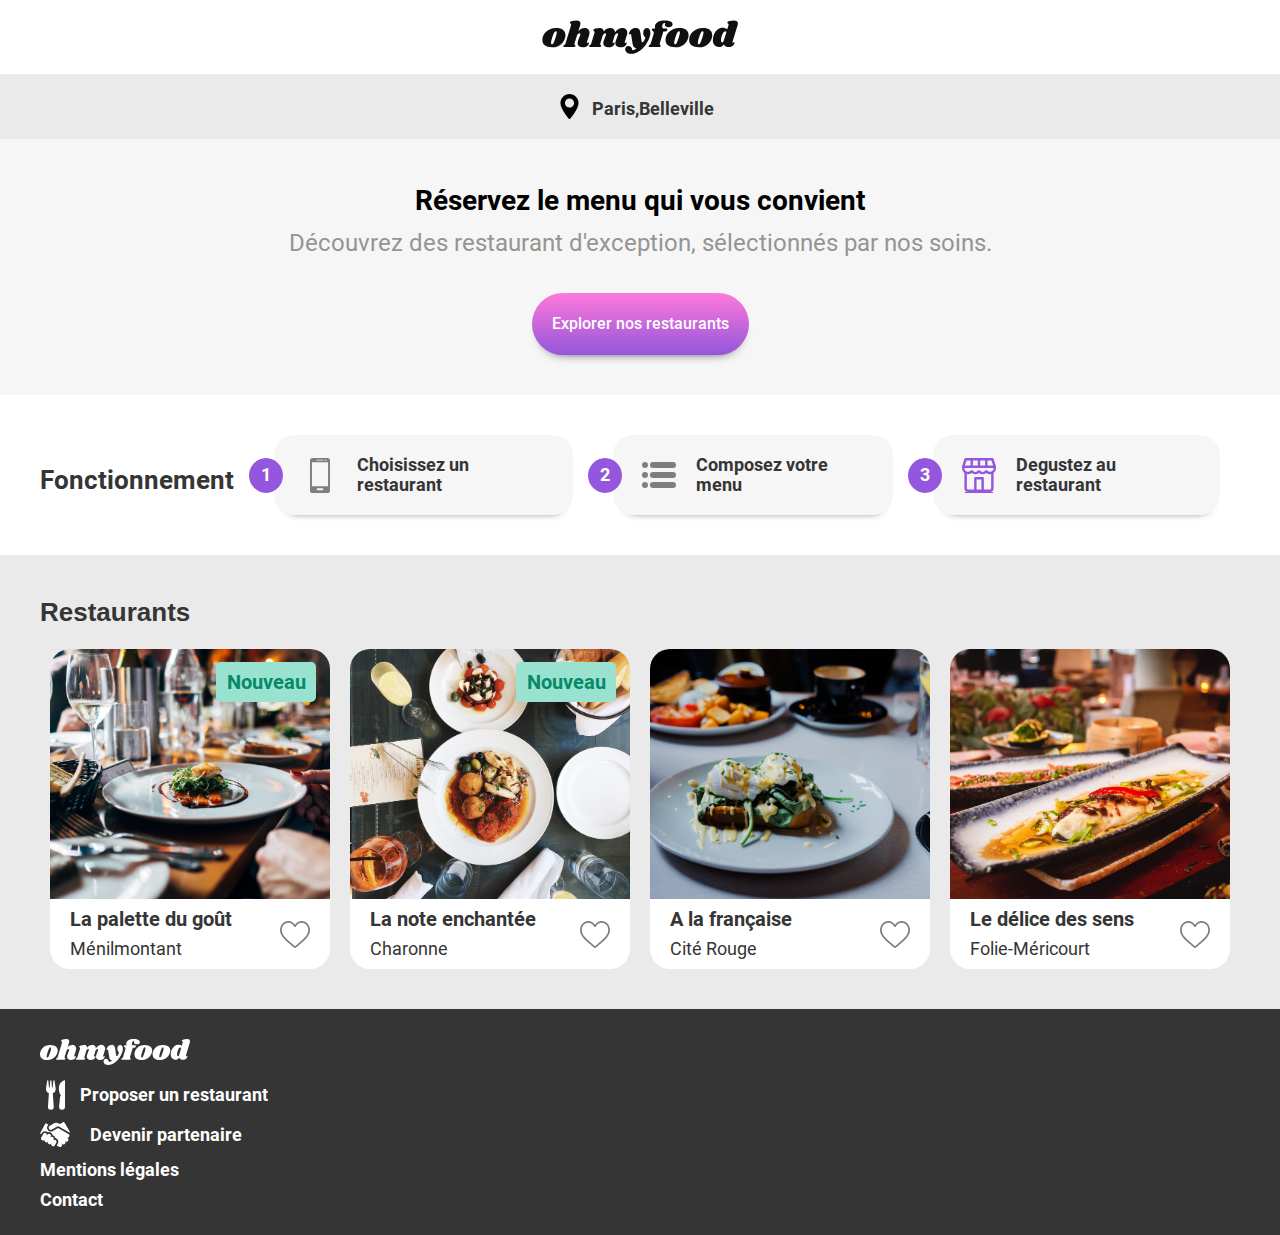
<file: index.html>
<!DOCTYPE html>
<html lang="fr">
<head>
  <meta charset="utf-8">
  <title>Ohmyfood</title>
  <meta content="width=device-width, initial-scale=1" name="viewport">
  <link href="css/structure.css" rel="stylesheet" type="text/css">
  <link href="css/ohmyfood.css" rel="stylesheet" type="text/css">
  <link href="images/favicon.ico" rel="shortcut icon" type="image/x-icon">
</head>
<body class="body">
  <div class="header"><img src="images/ohmyfood2x.svg" loading="lazy" alt=""></div>
  <div class="localisation">
    <div class="div-block"></div>
    <div class="text-block">Paris,Belleville</div>
  </div>
  <div class="exploration">
    <h1 class="titre_principale">Réservez le menu qui vous convient</h1>
    <div class="discover">Découvrez des restaurant d&#x27;exception, sélectionnés par nos soins.</div>
    <a href="#restaurant" class="button_explorer w-button">Explorer nos restaurants</a>
  </div>
  <div class="fonctionnement">
    <h2 class="titre_section">Fonctionnement</h2>
    <div class="card_fonct">
      <div class="fonct_nb">
        <div class="fonct_one">1</div>
      </div>
      <div class="fonct_phone"></div>
      <div class="fonct_txt">Choisissez un restaurant </div>
    </div>
    <div class="card_fonct">
      <div class="fonct_nb">
        <div class="fonct_one">2</div>
      </div>
      <div class="fonct_menu"></div>
      <div class="fonct_txt">Composez votre menu</div>
    </div>
    <div class="card_fonct">
      <div class="fonct_nb">
        <div class="fonct_one">3</div>
      </div>
      <div class="fonct_restaurant"></div>
      <div class="fonct_txt">Degustez au restaurant</div>
    </div>
  </div>
  <div id="restaurant" class="restaurant">
    <h2 class="titre_section_two">Restaurants</h2>
    <div class="columns w-row">
      <div class="column w-col w-col-3 w-col-medium-6">
        <div class="card_restaurant">
          <div class="card_img_one">
            <div class="card_new">
              <div class="txt_new">Nouveau</div>
            </div>
          </div>
          <div class="card_description">
            <div class="card_info">
              <div class="text-block-5">La palette du goût </div>
              <div class="text-block-6">Ménilmontant</div>
            </div>
            <div class="card_like"></div>
          </div>
        </div>
      </div>
      <div class="column-2 w-col w-col-3 w-col-medium-6">
        <div class="card_restaurant">
          <div class="card_img_two">
            <div class="card_new">
              <div class="txt_new">Nouveau</div>
            </div>
          </div>
          <div class="card_description">
            <div class="card_info">
              <div class="text-block-5">La note enchantée</div>
              <div class="text-block-6">Charonne</div>
            </div>
            <div class="card_like_colored"></div>
          </div>
        </div>
      </div>
      <div class="column-5 w-col w-col-3 w-col-medium-6">
        <div class="card_restaurant">
          <div class="card_img_three"></div>
          <div class="card_description">
            <div class="card_info">
              <div class="text-block-5">A la française</div>
              <div class="text-block-6">Cité Rouge</div>
            </div>
            <div class="card_like"></div>
          </div>
        </div>
      </div>
      <div class="column-6 w-col w-col-3 w-col-medium-6">
        <div class="card_restaurant">
          <div class="card_img_four"></div>
          <div class="card_description">
            <div class="card_info">
              <div class="text-block-5">Le délice des sens</div>
              <div class="text-block-6">Folie-Méricourt</div>
            </div>
            <div class="card_like"></div>
          </div>
        </div>
      </div>
    </div>
  </div>
  <div class="footer">
    <div class="logo_footer logo"><img src="images/Logo_blanc.svg" loading="lazy" alt="" class="image"></div>
    <div class="nav_footer">
      <div class="propal">
        <div class="propal_img"></div>
        <div class="propal_txt">Proposer un restaurant</div>
      </div>
      <div class="partenariat">
        <div class="partenariat_img"></div>
        <div class="partenariat_txt">Devenir partenaire</div>
      </div>
      <div class="text-block-8">Mentions légales</div>
      <div class="text-block-9">Contact</div>
    </div>
  </div>
</body>
</html>
</file>
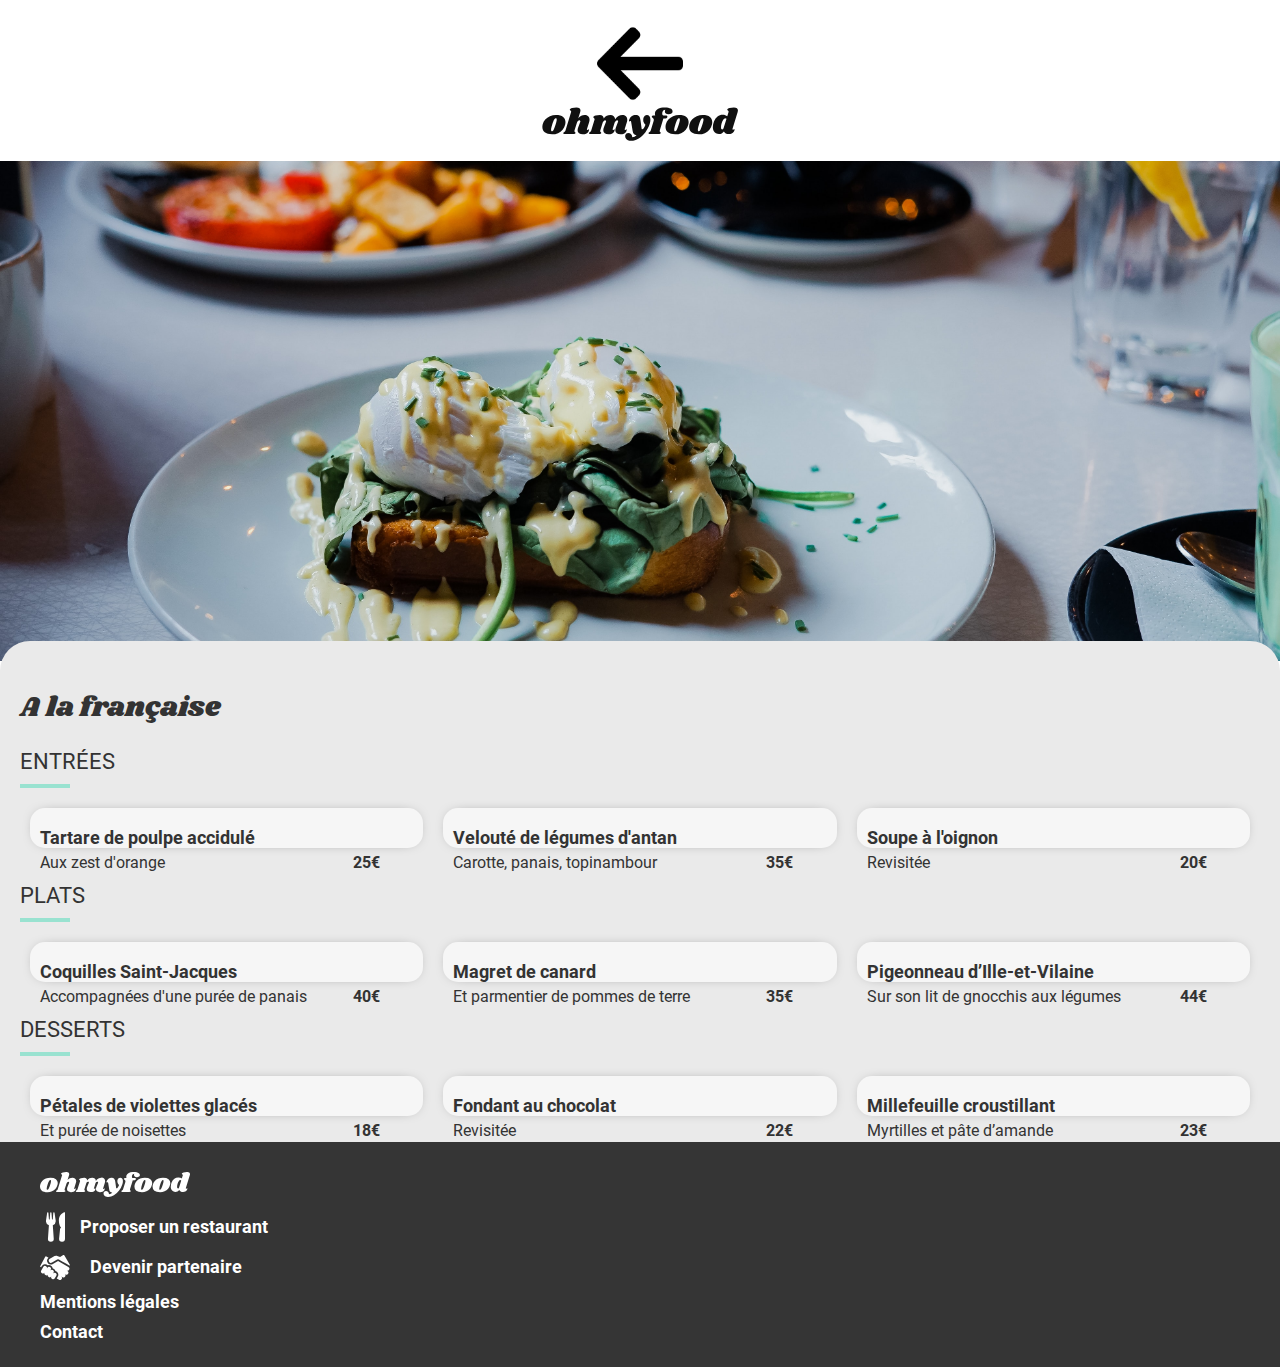
<file: a-la-francaise.html>
<!DOCTYPE html>
<html lang="fr">
<head>
  <meta charset="utf-8">
  <title>A la française</title>
  <meta content="A la française" property="og:title">
  <meta content="A la française" property="twitter:title">
  <meta content="width=device-width, initial-scale=1" name="viewport">
  <meta content="Ohmyfood" name="Ohmyfood">
  <link href="css/structure.css" rel="stylesheet" type="text/css">
  <link href="css/ohmyfood.css" rel="stylesheet" type="text/css">
  <link href="images/favicon.ico" rel="shortcut icon" type="image/x-icon">
</head>
<body>
  <div class="header w-row">
    <div class="column-10 w-col w-col-1 w-col-small-1 w-col-tiny-1">
      <a href="index.html" class="lien"><img src="images/right-arrow.png" loading="lazy" alt="" class="back"></a>
    </div>
    <div class="column-10 w-col w-col-11 w-col-small-10 w-col-tiny-10">
    <img src="images/ohmyfood2x.svg" loading="lazy" alt="">
  </div>
  </div>
  <header id="hero-overlay" class="hero-overlay"></header>
  <div class="menu">
    <div class="columns-4 w-row">
      <div class="column-9 w-col w-col-11 w-col-small-10 w-col-tiny-10">
        <h1 class="titre_menu"> A la française</h1>
      </div>
      <div class="column-10 w-col w-col-1 w-col-small-2 w-col-tiny-2 card_like_rest" tabindex="1" ></div>
    </div>
    <div class="card_anim_one">
    <h4 class="heading">entrées</h4>
    <div class="line"></div>
    <div class="w-row">
      <div class="column-12 w-col w-col-4 w-col-stack w-col-tiny-tiny-stack">
        <div class="entrees_card">
          <div class="column-13 w-col w-col-stack w-col-tiny-tiny-stack card_plat">
            <div class="titre_plat">Tartare de poulpe accidulé </div>
            <div class="columns-5 w-row">
              <div class="column-11 w-col w-col-9 w-col-small-9 w-col-tiny-9">
                <div class="details">Aux zest d&#x27;orange</div>
              </div>
              <div class="w-col w-col-3 w-col-small-3 w-col-tiny-3">
                <div class="prix">25€</div>
              </div>
            </div>
          </div>
          <div class="column-13 w-col w-col-2 w-col-stack w-col-tiny-tiny-stack check  "></div>
        </div>
      </div>
      <div class="column-13 w-col w-col-4 w-col-stack w-col-tiny-tiny-stack">
        <div class="entrees_card">
          <div class="column-13 w-col w-col-stack w-col-tiny-tiny-stack card_plat">
            <div class="titre_plat">Velouté de légumes d&#x27;antan</div>
            <div class="columns-5 w-row">
              <div class="column-11 w-col w-col-9 w-col-small-9 w-col-tiny-9">
                <div class="details">Carotte, panais, topinambour</div>
              </div>
              <div class="w-col w-col-3 w-col-small-3 w-col-tiny-3">
                <div class="prix">35€</div>
              </div>
            </div>
          </div>
          <div class="column-13 w-col w-col-2 w-col-stack w-col-tiny-tiny-stack check  "></div>
        </div>
      </div>
      <div class="column-14 w-col w-col-4 w-col-stack w-col-tiny-tiny-stack">
        <div class="entrees_card">
          <div class="column-13 w-col w-col-stack w-col-tiny-tiny-stack card_plat">
            <div class="titre_plat">Soupe à l&#x27;oignon</div>
            <div class="columns-5 w-row">
              <div class="column-11 w-col w-col-9 w-col-small-9 w-col-tiny-9">
                <div class="details">Revisitée</div>
              </div>
              <div class="w-col w-col-3 w-col-small-3 w-col-tiny-3">
                <div class="prix">20€</div>
              </div>
            </div>
          </div>
          <div class="column-13 w-col w-col-2 w-col-stack w-col-tiny-tiny-stack check "></div>
        </div>
      </div>
    </div>
  </div>
  <div class="card_anim_two">
    <h4 class="heading">plats</h4>
    <div class="line"></div>
    <div class="w-row">
      <div class="column-12 w-col w-col-4 w-col-stack w-col-tiny-tiny-stack">
        <div class="entrees_card">
          <div class="column-13 w-col w-col-stack w-col-tiny-tiny-stack card_plat">
            <div class="titre_plat">Coquilles Saint-Jacques</div>
            <div class="columns-5 w-row">
              <div class="column-11 w-col w-col-9 w-col-small-9 w-col-tiny-9">
                <div class="details">Accompagnées d&#x27;une purée de panais</div>
              </div>
              <div class="w-col w-col-3 w-col-small-3 w-col-tiny-3">
                <div class="prix">40€</div>
              </div>
            </div>
          </div>
          <div class="column-13 w-col w-col-2 w-col-stack w-col-tiny-tiny-stack check  "></div>
        </div>
      </div>
      <div class="column-13 w-col w-col-4 w-col-stack w-col-tiny-tiny-stack">
        <div class="entrees_card">
          <div class="column-13 w-col w-col-stack w-col-tiny-tiny-stack card_plat">
            <div class="titre_plat">Magret de canard</div>
            <div class="columns-5 w-row">
              <div class="column-11 w-col w-col-9 w-col-small-9 w-col-tiny-9">
                <div class="details">Et parmentier de pommes de terre</div>
              </div>
              <div class="w-col w-col-3 w-col-small-3 w-col-tiny-3">
                <div class="prix">35€</div>
              </div>
            </div>
          </div>
          <div class="column-13 w-col w-col-2 w-col-stack w-col-tiny-tiny-stack check  "></div>
        </div>
      </div>
      <div class="column-14 w-col w-col-4 w-col-stack w-col-tiny-tiny-stack">
        <div class="entrees_card">
          <div class="column-13 w-col w-col-stack w-col-tiny-tiny-stack card_plat">
            <div class="titre_plat">Pigeonneau d’Ille-et-Vilaine</div>
            <div class="columns-5 w-row">
              <div class="column-11 w-col w-col-9 w-col-small-9 w-col-tiny-9">
                <div class="details">Sur son lit de gnocchis aux légumes</div>
              </div>
              <div class="w-col w-col-3 w-col-small-3 w-col-tiny-3">
                <div class="prix">44€</div>
              </div>
            </div>
          </div>
          <div class="column-13 w-col w-col-2 w-col-stack w-col-tiny-tiny-stack check "></div>
        </div>
      </div>
    </div>
  </div>
  <div class="card_anim_three">
    <h4 class="heading">Desserts</h4>
    <div class="line"></div>
    <div class="w-row">
      <div class="column-12 w-col w-col-4 w-col-stack w-col-tiny-tiny-stack">
        <div class="entrees_card">
          <div class="column-13 w-col w-col-stack w-col-tiny-tiny-stack card_plat">
            <div class="titre_plat">Pétales de violettes glacés</div>
            <div class="columns-5 w-row">
              <div class="column-11 w-col w-col-9 w-col-small-9 w-col-tiny-9">
                <div class="details">Et purée de noisettes</div>
              </div>
              <div class="w-col w-col-3 w-col-small-3 w-col-tiny-3">
                <div class="prix">18€</div>
              </div>
            </div>
          </div>
          <div class="column-13 w-col w-col-2 w-col-stack w-col-tiny-tiny-stack check "></div>
        </div>
      </div>
      <div class="column-13 w-col w-col-4 w-col-stack w-col-tiny-tiny-stack">
        <div class="entrees_card">
          <div class="column-13 w-col w-col-stack w-col-tiny-tiny-stack card_plat">
            <div class="titre_plat">Fondant au chocolat</div>
            <div class="columns-5 w-row">
              <div class="column-11 w-col w-col-9 w-col-small-9 w-col-tiny-9">
                <div class="details">Revisitée</div>
              </div>
              <div class="w-col w-col-3 w-col-small-3 w-col-tiny-3">
                <div class="prix">22€</div>
              </div>
            </div>
          </div>
          <div class="column-13 w-col w-col-2 w-col-stack w-col-tiny-tiny-stack check "></div>
        </div>
      </div>
      <div class="column-14 w-col w-col-4 w-col-stack w-col-tiny-tiny-stack">
        <div class="entrees_card">
          <div class="column-13 w-col w-col-stack w-col-tiny-tiny-stack card_plat">
            <div class="titre_plat">Millefeuille croustillant</div>
            <div class="columns-5 w-row">
              <div class="column-11 w-col w-col-9 w-col-small-9 w-col-tiny-9">
                <div class="details">Myrtilles et pâte d’amande</div>
              </div>
              <div class="w-col w-col-3 w-col-small-3 w-col-tiny-3">
                <div class="prix">23€</div>
              </div>
            </div>
          </div>
          <div class="column-13 w-col w-col-2 w-col-stack w-col-tiny-tiny-stack check"></div>
        </div>
      </div>
    </div>
  </div>
</div>
  <div class="footer-2">
    <div class="logo_footer logo"><img src="images/Logo_blanc.svg" loading="lazy" alt="" class="image"></div>
    <div class="nav_footer-2">
      <div class="propal-2">
        <div class="propal_img"></div>
        <div class="propal_txt">Proposer un restaurant</div>
      </div>
      <div class="partenariat-2">
        <div class="partenariat_img"></div>
        <div class="partenariat_txt">Devenir partenaire</div>
      </div>
      <div class="text-block-10">Mentions légales</div>
      <div class="text-block-11">Contact</div>
    </div>
  </div>
</body>
</html>
</file>
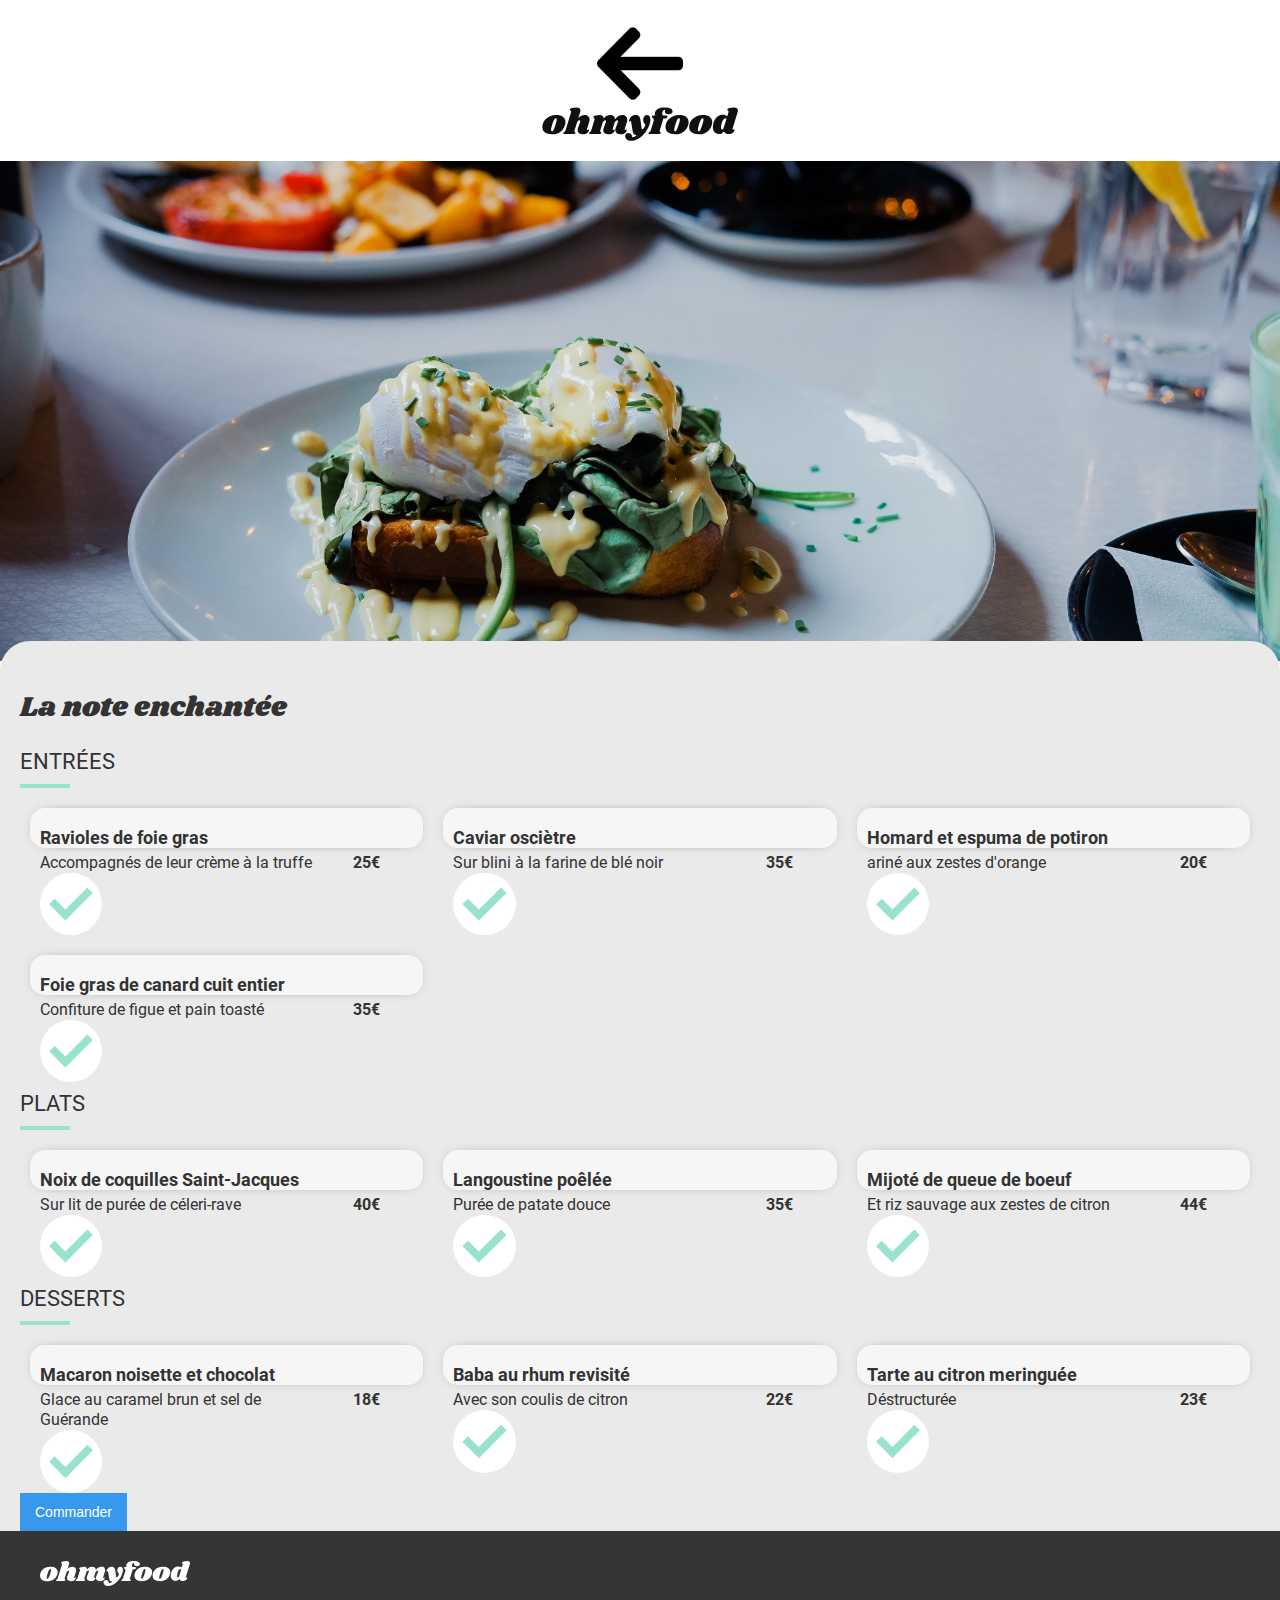
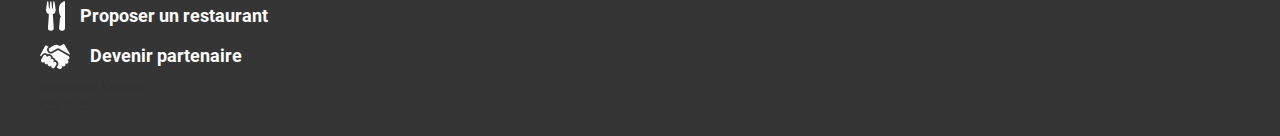
<file: la-note-enchantee.html>
<!DOCTYPE html>
<html lang="fr">
<head>
  <meta charset="utf-8">
  <title>A la française</title>
  <meta content="A la française" property="og:title">
  <meta content="A la française" property="twitter:title">
  <meta content="width=device-width, initial-scale=1" name="viewport">
  <meta content="Ohmyfood" name="Ohmyfood">
  <link href="css/structure.css" rel="stylesheet" type="text/css">
  <link href="css/ohmyfood.css" rel="stylesheet" type="text/css">
  <link href="images/favicon.ico" rel="shortcut icon" type="image/x-icon">
</head>
<body>
  <div class="header w-row">
    <div class="column-10 w-col w-col-1 w-col-small-1 w-col-tiny-1">
      <a href="index.html" class="lien"><img src="images/right-arrow.png" loading="lazy" alt="" class="back"></a>
    </div>
    <div class="column-10 w-col w-col-11 w-col-small-10 w-col-tiny-10">
    <img src="images/ohmyfood2x.svg" loading="lazy" alt="">
  </div>
  </div>
  <header id="hero-overlay-m2" class="hero-overlay"></header>
  <div class="menu">
    <div class="columns-4 w-row">
      <div class="column-9 w-col w-col-11 w-col-small-10 w-col-tiny-10">
        <h1 class="titre_menu">La note enchantée</h1>
      </div>
      <div class="column-10 w-col w-col-1 w-col-small-2 w-col-tiny-2 card_like_rest" tabindex="1"></div>
    </div>
    <div class="card_anim_one">
    <h4 class="heading">entrées</h4>
    <div class="line"></div>
    <div class="w-row">
      <div class="column-12 w-col w-col-4 w-col-stack w-col-tiny-tiny-stack">
        <div class="entrees_card">
          <div class="column-13 w-col w-col-stack w-col-tiny-tiny-stack card_plat">
            <div class="titre_plat">Ravioles de foie gras</div>
            <div class="columns-5 w-row">
              <div class="column-11 w-col w-col-9 w-col-small-9 w-col-tiny-9">
                <div class="details">Accompagnés de leur crème à la truffe</div>
              </div>
              <div class="w-col w-col-3 w-col-small-3 w-col-tiny-3">
                <div class="prix">25€</div>
              </div>
            </div>
          </div>
          <div class="column-13 w-col w-col-2 w-col-stack w-col-tiny-tiny-stack check"><img src="images/tick.svg" loading="lazy" alt="" class="animate-tick"></div>
        </div>
      </div>
      <div class="column-13 w-col w-col-4 w-col-stack w-col-tiny-tiny-stack">
        <div class="entrees_card">
          <div class="column-13 w-col w-col-stack w-col-tiny-tiny-stack card_plat">
            <div class="titre_plat">Caviar osciètre </div>
            <div class="columns-5 w-row">
              <div class="column-11 w-col w-col-9 w-col-small-9 w-col-tiny-9">
                <div class="details">Sur blini à la farine de blé noir</div>
              </div>
              <div class="w-col w-col-3 w-col-small-3 w-col-tiny-3">
                <div class="prix">35€</div>
              </div>
            </div>
          </div>
          <div class="column-13 w-col w-col-2 w-col-stack w-col-tiny-tiny-stack check"><img src="images/tick.svg" loading="lazy" alt="" class="animate-tick"></div>
        </div>
      </div>
      <div class="column-14 w-col w-col-4 w-col-stack w-col-tiny-tiny-stack">
        <div class="entrees_card">
          <div class="column-13 w-col w-col-stack w-col-tiny-tiny-stack card_plat">
            <div class="titre_plat">Homard et espuma de potiron</div>
            <div class="columns-5 w-row">
              <div class="column-11 w-col w-col-9 w-col-small-9 w-col-tiny-9">
                <div class="details">ariné aux zestes d'orange</div>
              </div>
              <div class="w-col w-col-3 w-col-small-3 w-col-tiny-3">
                <div class="prix">20€</div>
              </div>
            </div>
          </div>
          <div class="column-13 w-col w-col-2 w-col-stack w-col-tiny-tiny-stack check"><img src="images/tick.svg" loading="lazy" alt="" class="animate-tick"></div>
        </div>
      </div>
      <div class="column-14 w-col w-col-4 w-col-stack w-col-tiny-tiny-stack">
        <div class="entrees_card">
          <div class="column-13 w-col w-col-stack w-col-tiny-tiny-stack card_plat">
            <div class="titre_plat">Foie gras de canard cuit entier</div>
            <div class="columns-5 w-row">
              <div class="column-11 w-col w-col-9 w-col-small-9 w-col-tiny-9">
                <div class="details">Confiture de figue et pain toasté</div>
              </div>
              <div class="w-col w-col-3 w-col-small-3 w-col-tiny-3">
                <div class="prix">35€</div>
              </div>
            </div>
          </div>
          <div class="column-13 w-col w-col-2 w-col-stack w-col-tiny-tiny-stack check"><img src="images/tick.svg" loading="lazy" alt="" class="animate-tick"></div>
        </div>
      </div>
    </div>
  </div>
  <div class="card_anim_two">
    <h4 class="heading">plats</h4>
    <div class="line"></div>
    <div class="w-row">
      <div class="column-12 w-col w-col-4 w-col-stack w-col-tiny-tiny-stack">
        <div class="entrees_card">
          <div class="column-13 w-col w-col-stack w-col-tiny-tiny-stack card_plat">
            <div class="titre_plat">Noix de coquilles Saint-Jacques</div>
            <div class="columns-5 w-row">
              <div class="column-11 w-col w-col-9 w-col-small-9 w-col-tiny-9">
                <div class="details">Sur lit de purée de céleri-rave</div>
              </div>
              <div class="w-col w-col-3 w-col-small-3 w-col-tiny-3">
                <div class="prix">40€</div>
              </div>
            </div>
          </div>
          <div class="column-13 w-col w-col-2 w-col-stack w-col-tiny-tiny-stack check"><img src="images/tick.svg" loading="lazy" alt="" class="animate-tick"></div>
        </div>
      </div>
      <div class="column-13 w-col w-col-4 w-col-stack w-col-tiny-tiny-stack">
        <div class="entrees_card">
          <div class="column-13 w-col w-col-stack w-col-tiny-tiny-stack card_plat">
            <div class="titre_plat">Langoustine poêlée</div>
            <div class="columns-5 w-row">
              <div class="column-11 w-col w-col-9 w-col-small-9 w-col-tiny-9">
                <div class="details">Purée de patate douce</div>
              </div>
              <div class="w-col w-col-3 w-col-small-3 w-col-tiny-3">
                <div class="prix">35€</div>
              </div>
            </div>
          </div>
          <div class="column-13 w-col w-col-2 w-col-stack w-col-tiny-tiny-stack check"><img src="images/tick.svg" loading="lazy" alt="" class="animate-tick"></div>
        </div>
      </div>
      <div class="column-14 w-col w-col-4 w-col-stack w-col-tiny-tiny-stack">
        <div class="entrees_card">
          <div class="column-13 w-col w-col-stack w-col-tiny-tiny-stack card_plat">
            <div class="titre_plat">Mijoté de queue de boeuf </div>
            <div class="columns-5 w-row">
              <div class="column-11 w-col w-col-9 w-col-small-9 w-col-tiny-9">
                <div class="details">Et riz sauvage aux zestes de citron</div>
              </div>
              <div class="w-col w-col-3 w-col-small-3 w-col-tiny-3">
                <div class="prix">44€</div>
              </div>
            </div>
          </div>
          <div class="column-13 w-col w-col-2 w-col-stack w-col-tiny-tiny-stack check"><img src="images/tick.svg" loading="lazy" alt="" class="animate-tick"></div>
        </div>
      </div>
    </div>
  </div>
  <div class="card_anim_three">
    <h4 class="heading">Desserts</h4>
    <div class="line"></div>
    <div class="w-row">
      <div class="column-12 w-col w-col-4 w-col-stack w-col-tiny-tiny-stack">
        <div class="entrees_card">
          <div class="column-13 w-col w-col-stack w-col-tiny-tiny-stack card_plat">
            <div class="titre_plat">Macaron noisette et chocolat</div>
            <div class="columns-5 w-row">
              <div class="column-11 w-col w-col-9 w-col-small-9 w-col-tiny-9">
                <div class="details">Glace au caramel brun et sel de Guérande</div>
              </div>
              <div class="w-col w-col-3 w-col-small-3 w-col-tiny-3">
                <div class="prix">18€</div>
              </div>
            </div>
          </div>
          <div class="column-13 w-col w-col-2 w-col-stack w-col-tiny-tiny-stack check"><img src="images/tick.svg" loading="lazy" alt="" class="animate-tick"></div>
        </div>
      </div>
      <div class="column-13 w-col w-col-4 w-col-stack w-col-tiny-tiny-stack">
        <div class="entrees_card">
          <div class="column-13 w-col w-col-stack w-col-tiny-tiny-stack card_plat">
            <div class="titre_plat">Baba au rhum revisité </div>
            <div class="columns-5 w-row">
              <div class="column-11 w-col w-col-9 w-col-small-9 w-col-tiny-9">
                <div class="details">Avec son coulis de citron</div>
              </div>
              <div class="w-col w-col-3 w-col-small-3 w-col-tiny-3">
                <div class="prix">22€</div>
              </div>
            </div>
          </div>
          <div class="column-13 w-col w-col-2 w-col-stack w-col-tiny-tiny-stack check"><img src="images/tick.svg" loading="lazy" alt="" class="animate-tick"></div>
        </div>
      </div>
      <div class="column-14 w-col w-col-4 w-col-stack w-col-tiny-tiny-stack">
        <div class="entrees_card">
          <div class="column-13 w-col w-col-stack w-col-tiny-tiny-stack card_plat">
            <div class="titre_plat">Tarte au citron meringuée </div>
            <div class="columns-5 w-row">
              <div class="column-11 w-col w-col-9 w-col-small-9 w-col-tiny-9">
                <div class="details">Déstructurée</div>
              </div>
              <div class="w-col w-col-3 w-col-small-3 w-col-tiny-3">
                <div class="prix">23€</div>
              </div>
            </div>
          </div>
          <div class="column-13 w-col w-col-2 w-col-stack w-col-tiny-tiny-stack check"><img src="images/tick.svg" loading="lazy" alt="" class="animate-tick"></div>
        </div>
      </div>
    </div>
  </div>
  <div class="commande card_anim_four">
    <a href="" class="button_commander w-button">Commander</a>
  </div>
</div>
  <div class="footer">
    <div class="logo_footer logo"><img src="images/Logo_blanc.svg" loading="lazy" alt="" class="image"></div>
    <div class="nav_footer">
      <div class="propal">
        <div class="propal_img"></div>
        <div class="propal_txt">Proposer un restaurant</div>
      </div>
      <div class="partenariat">
        <div class="partenariat_img"></div>
        <div class="partenariat_txt">Devenir partenaire</div>
      </div>
      <div class="Mentions">Mentions légales</div>
      <div class="contact_us">Contact</div>
    </div>
  </div>
</body>
</html>
</file>
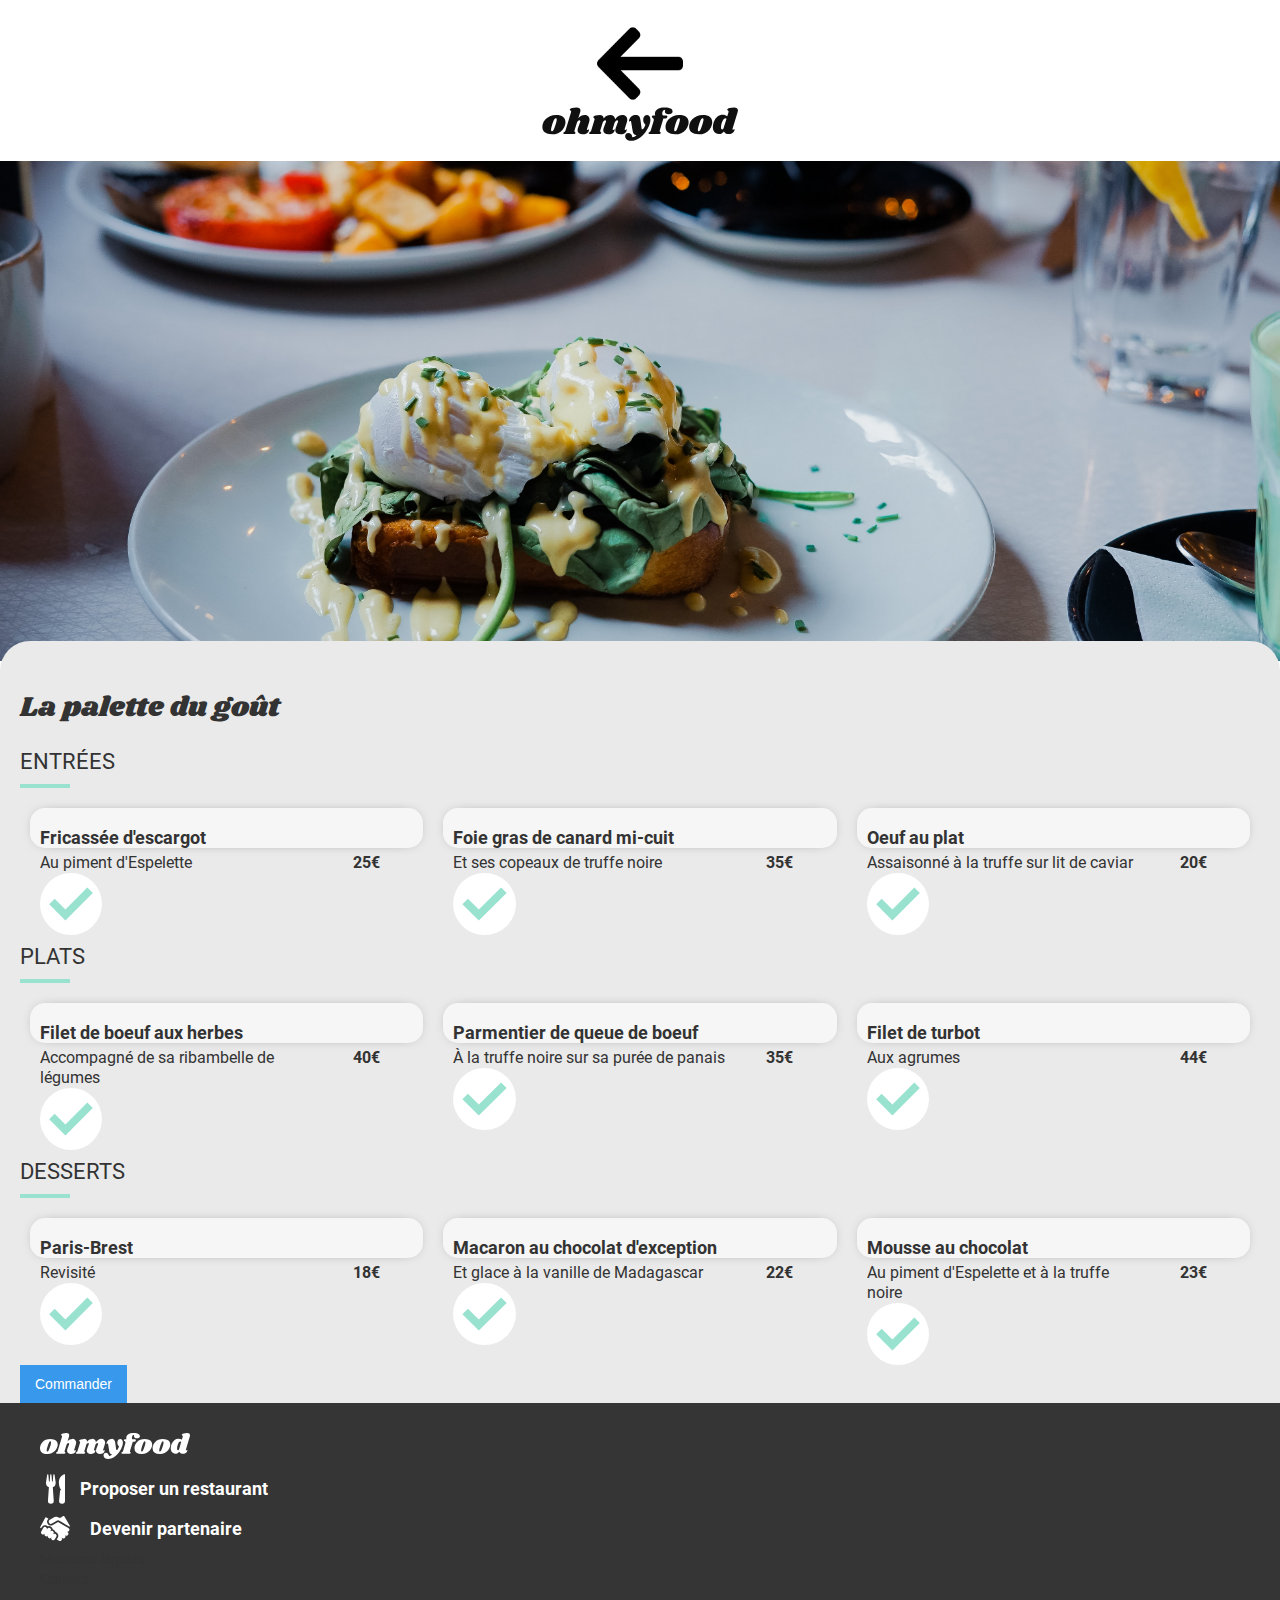
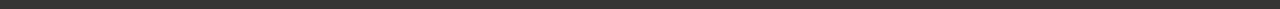
<file: la-palette-du-gout.html>
<!DOCTYPE html>
<html lang="fr">
<head>
  <meta charset="utf-8">
  <title>A la française</title>
  <meta content="A la française" property="og:title">
  <meta content="A la française" property="twitter:title">
  <meta content="width=device-width, initial-scale=1" name="viewport">
  <meta content="Ohmyfood" name="Ohmyfood">
  <link href="css/structure.css" rel="stylesheet" type="text/css">
  <link href="css/ohmyfood.css" rel="stylesheet" type="text/css">
  <link href="images/favicon.ico" rel="shortcut icon" type="image/x-icon">
</head>
<body>
  <div class="header w-row">
    <div class="column-10 w-col w-col-1 w-col-small-1 w-col-tiny-1">
      <a href="index.html" class="lien"><img src="images/right-arrow.png" loading="lazy" alt="" class="back"></a>
    </div>
    <div class="column-10 w-col w-col-11 w-col-small-10 w-col-tiny-10">
    <img src="images/ohmyfood2x.svg" loading="lazy" alt="">
  </div>
  </div>
  <header id="hero-overlay-m1" class="hero-overlay"></header>
  <div class="menu">
    <div class="columns-4 w-row">
      <div class="column-9 w-col w-col-11 w-col-small-10 w-col-tiny-10">
        <h1 class="titre_menu"> La palette du goût</h1>
      </div>
      <div class="column-10 w-col w-col-1 w-col-small-2 w-col-tiny-2 card_like_rest" tabindex="1"></div>
    </div>
    <div class="card_anim_one">
    <h4 class="heading">entrées</h4>
    <div class="line"></div>
    <div class="w-row">
      <div class="column-12 w-col w-col-4 w-col-stack w-col-tiny-tiny-stack">
        <div class="entrees_card">
          <div class="column-13 w-col w-col-stack w-col-tiny-tiny-stack card_plat">
            <div class="titre_plat">Fricassée d'escargot </div>
            <div class="columns-5 w-row">
              <div class="column-11 w-col w-col-9 w-col-small-9 w-col-tiny-9">
                <div class="details">Au piment d'Espelette </div>
              </div>
              <div class="w-col w-col-3 w-col-small-3 w-col-tiny-3">
                <div class="prix">25€</div>
              </div>
            </div>
          </div>
          <div class="column-13 w-col w-col-2 w-col-stack w-col-tiny-tiny-stack check"><img src="images/tick.svg" loading="lazy" alt="" class="animate-tick"></div>
        </div>
      </div>
      <div class="column-13 w-col w-col-4 w-col-stack w-col-tiny-tiny-stack">
        <div class="entrees_card">
          <div class="column-13 w-col w-col-stack w-col-tiny-tiny-stack card_plat">
            <div class="titre_plat">Foie gras de canard mi-cuit</div>
            <div class="columns-5 w-row">
              <div class="column-11 w-col w-col-9 w-col-small-9 w-col-tiny-9">
                <div class="details">Et ses copeaux de truffe noire</div>
              </div>
              <div class="w-col w-col-3 w-col-small-3 w-col-tiny-3">
                <div class="prix">35€</div>
              </div>
            </div>
          </div>
          <div class="column-13 w-col w-col-2 w-col-stack w-col-tiny-tiny-stack check"><img src="images/tick.svg" loading="lazy" alt="" class="animate-tick"></div>
        </div>
      </div>
      <div class="column-14 w-col w-col-4 w-col-stack w-col-tiny-tiny-stack">
        <div class="entrees_card">
          <div class="column-13 w-col w-col-stack w-col-tiny-tiny-stack card_plat">
            <div class="titre_plat">Oeuf au plat</div>
            <div class="columns-5 w-row">
              <div class="column-11 w-col w-col-9 w-col-small-9 w-col-tiny-9">
                <div class="details">Assaisonné à la truffe sur lit de caviar</div>
              </div>
              <div class="w-col w-col-3 w-col-small-3 w-col-tiny-3">
                <div class="prix">20€</div>
              </div>
            </div>
          </div>
          <div class="column-13 w-col w-col-2 w-col-stack w-col-tiny-tiny-stack check"><img src="images/tick.svg" loading="lazy" alt="" class="animate-tick"></div>
        </div>
      </div>
    </div>
  </div>
  <div class="card_anim_two">
    <h4 class="heading">plats</h4>
    <div class="line"></div>
    <div class="w-row">
      <div class="column-12 w-col w-col-4 w-col-stack w-col-tiny-tiny-stack">
        <div class="entrees_card">
          <div class="column-13 w-col w-col-stack w-col-tiny-tiny-stack card_plat">
            <div class="titre_plat">Filet de boeuf aux herbes</div>
            <div class="columns-5 w-row">
              <div class="column-11 w-col w-col-9 w-col-small-9 w-col-tiny-9">
                <div class="details">Accompagné de sa ribambelle de légumes</div>
              </div>
              <div class="w-col w-col-3 w-col-small-3 w-col-tiny-3">
                <div class="prix">40€</div>
              </div>
            </div>
          </div>
          <div class="column-13 w-col w-col-2 w-col-stack w-col-tiny-tiny-stack check"><img src="images/tick.svg" loading="lazy" alt="" class="animate-tick"></div>
        </div>
      </div>
      <div class="column-13 w-col w-col-4 w-col-stack w-col-tiny-tiny-stack">
        <div class="entrees_card">
          <div class="column-13 w-col w-col-stack w-col-tiny-tiny-stack card_plat">
            <div class="titre_plat">Parmentier de queue de boeuf</div>
            <div class="columns-5 w-row">
              <div class="column-11 w-col w-col-9 w-col-small-9 w-col-tiny-9">
                <div class="details">À la truffe noire sur sa purée de panais</div>
              </div>
              <div class="w-col w-col-3 w-col-small-3 w-col-tiny-3">
                <div class="prix">35€</div>
              </div>
            </div>
          </div>
          <div class="column-13 w-col w-col-2 w-col-stack w-col-tiny-tiny-stack check"><img src="images/tick.svg" loading="lazy" alt="" class="animate-tick"></div>
        </div>
      </div>
      <div class="column-14 w-col w-col-4 w-col-stack w-col-tiny-tiny-stack">
        <div class="entrees_card">
          <div class="column-13 w-col w-col-stack w-col-tiny-tiny-stack card_plat">
            <div class="titre_plat">Filet de turbot</div>
            <div class="columns-5 w-row">
              <div class="column-11 w-col w-col-9 w-col-small-9 w-col-tiny-9">
                <div class="details">Aux agrumes</div>
              </div>
              <div class="w-col w-col-3 w-col-small-3 w-col-tiny-3">
                <div class="prix">44€</div>
              </div>
            </div>
          </div>
          <div class="column-13 w-col w-col-2 w-col-stack w-col-tiny-tiny-stack check"><img src="images/tick.svg" loading="lazy" alt="" class="animate-tick"></div>
        </div>
      </div>
    </div>
  </div>
  <div class="card_anim_three">
    <h4 class="heading">Desserts</h4>
    <div class="line"></div>
    <div class="w-row">
      <div class="column-12 w-col w-col-4 w-col-stack w-col-tiny-tiny-stack">
        <div class="entrees_card">
          <div class="column-13 w-col w-col-stack w-col-tiny-tiny-stack card_plat">
            <div class="titre_plat">Paris-Brest</div>
            <div class="columns-5 w-row">
              <div class="column-11 w-col w-col-9 w-col-small-9 w-col-tiny-9">
                <div class="details">Revisité</div>
              </div>
              <div class="w-col w-col-3 w-col-small-3 w-col-tiny-3">
                <div class="prix">18€</div>
              </div>
            </div>
          </div>
          <div class="column-13 w-col w-col-2 w-col-stack w-col-tiny-tiny-stack check"><img src="images/tick.svg" loading="lazy" alt="" class="animate-tick"></div>
        </div>
      </div>
      <div class="column-13 w-col w-col-4 w-col-stack w-col-tiny-tiny-stack">
        <div class="entrees_card">
          <div class="column-13 w-col w-col-stack w-col-tiny-tiny-stack card_plat">
            <div class="titre_plat">Macaron au chocolat d'exception </div>
            <div class="columns-5 w-row">
              <div class="column-11 w-col w-col-9 w-col-small-9 w-col-tiny-9">
                <div class="details">Et glace à la vanille de Madagascar</div>
              </div>
              <div class="w-col w-col-3 w-col-small-3 w-col-tiny-3">
                <div class="prix">22€</div>
              </div>
            </div>
          </div>
          <div class="column-13 w-col w-col-2 w-col-stack w-col-tiny-tiny-stack check"><img src="images/tick.svg" loading="lazy" alt="" class="animate-tick"></div>
        </div>
      </div>
      <div class="column-14 w-col w-col-4 w-col-stack w-col-tiny-tiny-stack">
        <div class="entrees_card">
          <div class="column-13 w-col w-col-stack w-col-tiny-tiny-stack card_plat">
            <div class="titre_plat">Mousse au chocolat </div>
            <div class="columns-5 w-row">
              <div class="column-11 w-col w-col-9 w-col-small-9 w-col-tiny-9">
                <div class="details">Au piment d'Espelette et à la truffe noire</div>
              </div>
              <div class="w-col w-col-3 w-col-small-3 w-col-tiny-3">
                <div class="prix">23€</div>
              </div>
            </div>
          </div>
          <div class="column-13 w-col w-col-2 w-col-stack w-col-tiny-tiny-stack check"><img src="images/tick.svg" loading="lazy" alt="" class="animate-tick"></div>
        </div>
      </div>
    </div>
  </div>
  <div class="commande card_anim_four">
    <a href="" class="button_commander w-button">Commander</a>
  </div>
</div>
  <div class="footer">
    <div class="logo_footer logo"><img src="images/Logo_blanc.svg" loading="lazy" alt="" class="image"></div>
    <div class="nav_footer">
      <div class="propal">
        <div class="propal_img"></div>
        <div class="propal_txt">Proposer un restaurant</div>
      </div>
      <div class="partenariat">
        <div class="partenariat_img"></div>
        <div class="partenariat_txt">Devenir partenaire</div>
      </div>
      <div class="Mentions">Mentions légales</div>
      <div class="contact_us">Contact</div>
    </div>
  </div>
</body>
</html>
</file>
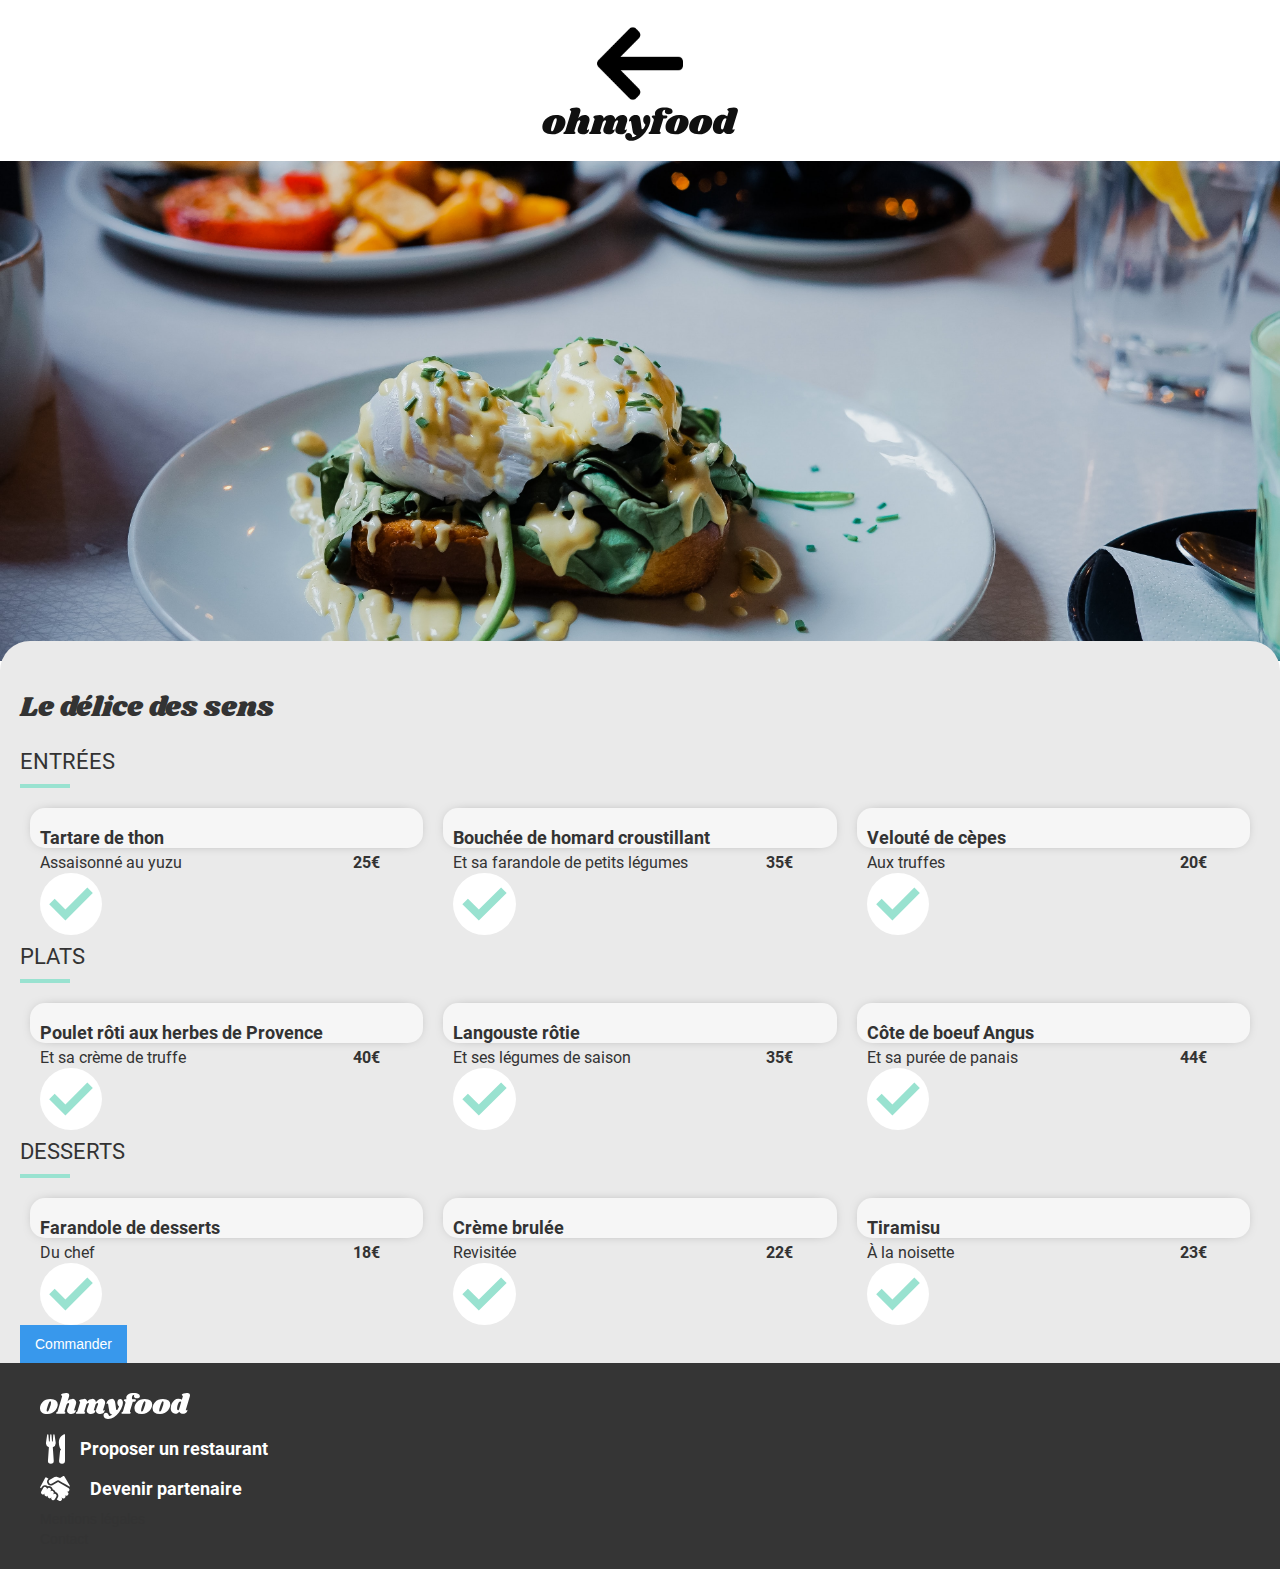
<file: le-delice-des-sens.html>
<!DOCTYPE html>
<html lang="fr">
<head>
  <meta charset="utf-8">
  <title>A la française</title>
  <meta content="A la française" property="og:title">
  <meta content="A la française" property="twitter:title">
  <meta content="width=device-width, initial-scale=1" name="viewport">
  <meta content="Ohmyfood" name="Ohmyfood">
  <link href="css/structure.css" rel="stylesheet" type="text/css">
  <link href="css/ohmyfood.css" rel="stylesheet" type="text/css">
  <link href="images/favicon.ico" rel="shortcut icon" type="image/x-icon">
</head>
<body>
  <div class="header w-row">
    <div class="column-10 w-col w-col-1 w-col-small-1 w-col-tiny-1">
      <a href="index.html" class="lien"><img src="images/right-arrow.png" loading="lazy" alt="" class="back"></a>
    </div>
    <div class="column-10 w-col w-col-11 w-col-small-10 w-col-tiny-10">
    <img src="images/ohmyfood2x.svg" loading="lazy" alt="">
  </div>
  </div>
  <header id="hero-overlay-m3" class="hero-overlay"></header>
  <div class="menu">
    <div class="columns-4 w-row">
      <div class="column-9 w-col w-col-11 w-col-small-10 w-col-tiny-10">
        <h1 class="titre_menu"> Le délice des sens</h1>
      </div>
      <div class="column-10 w-col w-col-1 w-col-small-2 w-col-tiny-2 card_like_rest" tabindex="1"></div>
    </div>
    <div class="card_anim_one">
    <h4 class="heading">entrées</h4>
    <div class="line"></div>
    <div class="w-row">
      <div class="column-12 w-col w-col-4 w-col-stack w-col-tiny-tiny-stack">
        <div class="entrees_card">
          <div class="column-13 w-col w-col-stack w-col-tiny-tiny-stack card_plat">
            <div class="titre_plat">Tartare de thon</div>
            <div class="columns-5 w-row">
              <div class="column-11 w-col w-col-9 w-col-small-9 w-col-tiny-9">
                <div class="details">Assaisonné au yuzu</div>
              </div>
              <div class="w-col w-col-3 w-col-small-3 w-col-tiny-3">
                <div class="prix">25€</div>
              </div>
            </div>
          </div>
          <div class="column-13 w-col w-col-2 w-col-stack w-col-tiny-tiny-stack check"><img src="images/tick.svg" loading="lazy" alt="" class="animate-tick"></div>
        </div>
      </div>
      <div class="column-13 w-col w-col-4 w-col-stack w-col-tiny-tiny-stack">
        <div class="entrees_card">
          <div class="column-13 w-col w-col-stack w-col-tiny-tiny-stack card_plat">
            <div class="titre_plat">Bouchée de homard croustillant</div>
            <div class="columns-5 w-row">
              <div class="column-11 w-col w-col-9 w-col-small-9 w-col-tiny-9">
                <div class="details">Et sa farandole de petits légumes</div>
              </div>
              <div class="w-col w-col-3 w-col-small-3 w-col-tiny-3">
                <div class="prix">35€</div>
              </div>
            </div>
          </div>
          <div class="column-13 w-col w-col-2 w-col-stack w-col-tiny-tiny-stack check"><img src="images/tick.svg" loading="lazy" alt="" class="animate-tick"></div>
        </div>
      </div>
      <div class="column-14 w-col w-col-4 w-col-stack w-col-tiny-tiny-stack">
        <div class="entrees_card">
          <div class="column-13 w-col w-col-stack w-col-tiny-tiny-stack card_plat">
            <div class="titre_plat">Velouté de cèpes</div>
            <div class="columns-5 w-row">
              <div class="column-11 w-col w-col-9 w-col-small-9 w-col-tiny-9">
                <div class="details">Aux truffes</div>
              </div>
              <div class="w-col w-col-3 w-col-small-3 w-col-tiny-3">
                <div class="prix">20€</div>
              </div>
            </div>
          </div>
          <div class="column-13 w-col w-col-2 w-col-stack w-col-tiny-tiny-stack check"><img src="images/tick.svg" loading="lazy" alt="" class="animate-tick"></div>
        </div>
      </div>
    </div>
  </div>
  <div class="card_anim_two">
    <h4 class="heading">plats</h4>
    <div class="line"></div>
    <div class="w-row">
      <div class="column-12 w-col w-col-4 w-col-stack w-col-tiny-tiny-stack">
        <div class="entrees_card">
          <div class="column-13 w-col w-col-stack w-col-tiny-tiny-stack card_plat">
            <div class="titre_plat">Poulet rôti aux herbes de Provence </div>
            <div class="columns-5 w-row">
              <div class="column-11 w-col w-col-9 w-col-small-9 w-col-tiny-9">
                <div class="details">Et sa crème de truffe</div>
              </div>
              <div class="w-col w-col-3 w-col-small-3 w-col-tiny-3">
                <div class="prix">40€</div>
              </div>
            </div>
          </div>
          <div class="column-13 w-col w-col-2 w-col-stack w-col-tiny-tiny-stack check"><img src="images/tick.svg" loading="lazy" alt="" class="animate-tick"></div>
        </div>
      </div>
      <div class="column-13 w-col w-col-4 w-col-stack w-col-tiny-tiny-stack">
        <div class="entrees_card">
          <div class="column-13 w-col w-col-stack w-col-tiny-tiny-stack card_plat">
            <div class="titre_plat">Langouste rôtie</div>
            <div class="columns-5 w-row">
              <div class="column-11 w-col w-col-9 w-col-small-9 w-col-tiny-9">
                <div class="details">Et ses légumes de saison</div>
              </div>
              <div class="w-col w-col-3 w-col-small-3 w-col-tiny-3">
                <div class="prix">35€</div>
              </div>
            </div>
          </div>
          <div class="column-13 w-col w-col-2 w-col-stack w-col-tiny-tiny-stack check"><img src="images/tick.svg" loading="lazy" alt="" class="animate-tick"></div>
        </div>
      </div>
      <div class="column-14 w-col w-col-4 w-col-stack w-col-tiny-tiny-stack">
        <div class="entrees_card">
          <div class="column-13 w-col w-col-stack w-col-tiny-tiny-stack card_plat">
            <div class="titre_plat">Côte de boeuf Angus</div>
            <div class="columns-5 w-row">
              <div class="column-11 w-col w-col-9 w-col-small-9 w-col-tiny-9">
                <div class="details">Et sa purée de panais</div>
              </div>
              <div class="w-col w-col-3 w-col-small-3 w-col-tiny-3">
                <div class="prix">44€</div>
              </div>
            </div>
          </div>
          <div class="column-13 w-col w-col-2 w-col-stack w-col-tiny-tiny-stack check"><img src="images/tick.svg" loading="lazy" alt="" class="animate-tick"></div>
        </div>
      </div>
    </div>
  </div>
  <div class="card_anim_three">
    <h4 class="heading">Desserts</h4>
    <div class="line"></div>
    <div class="w-row">
      <div class="column-12 w-col w-col-4 w-col-stack w-col-tiny-tiny-stack">
        <div class="entrees_card">
          <div class="column-13 w-col w-col-stack w-col-tiny-tiny-stack card_plat">
            <div class="titre_plat">Farandole de desserts</div>
            <div class="columns-5 w-row">
              <div class="column-11 w-col w-col-9 w-col-small-9 w-col-tiny-9">
                <div class="details">Du chef</div>
              </div>
              <div class="w-col w-col-3 w-col-small-3 w-col-tiny-3">
                <div class="prix">18€</div>
              </div>
            </div>
          </div>
          <div class="column-13 w-col w-col-2 w-col-stack w-col-tiny-tiny-stack check"><img src="images/tick.svg" loading="lazy" alt="" class="animate-tick"></div>
        </div>
      </div>
      <div class="column-13 w-col w-col-4 w-col-stack w-col-tiny-tiny-stack">
        <div class="entrees_card">
          <div class="column-13 w-col w-col-stack w-col-tiny-tiny-stack card_plat">
            <div class="titre_plat">Crème brulée</div>
            <div class="columns-5 w-row">
              <div class="column-11 w-col w-col-9 w-col-small-9 w-col-tiny-9">
                <div class="details">Revisitée</div>
              </div>
              <div class="w-col w-col-3 w-col-small-3 w-col-tiny-3">
                <div class="prix">22€</div>
              </div>
            </div>
          </div>
          <div class="column-13 w-col w-col-2 w-col-stack w-col-tiny-tiny-stack check"><img src="images/tick.svg" loading="lazy" alt="" class="animate-tick"></div>
        </div>
      </div>
      <div class="column-14 w-col w-col-4 w-col-stack w-col-tiny-tiny-stack">
        <div class="entrees_card">
          <div class="column-13 w-col w-col-stack w-col-tiny-tiny-stack card_plat">
            <div class="titre_plat">Tiramisu</div>
            <div class="columns-5 w-row">
              <div class="column-11 w-col w-col-9 w-col-small-9 w-col-tiny-9">
                <div class="details">À la noisette</div>
              </div>
              <div class="w-col w-col-3 w-col-small-3 w-col-tiny-3">
                <div class="prix">23€</div>
              </div>
            </div>
          </div>
          <div class="column-13 w-col w-col-2 w-col-stack w-col-tiny-tiny-stack check"><img src="images/tick.svg" loading="lazy" alt="" class="animate-tick"></div>
        </div>
      </div>
    </div>
  </div>
  <div class="commande card_anim_four">
    <a href="" class="button_commander w-button">Commander</a>
  </div>
</div>
  <div class="footer">
    <div class="logo_footer logo"><img src="images/Logo_blanc.svg" loading="lazy" alt="" class="image"></div>
    <div class="nav_footer">
      <div class="propal">
        <div class="propal_img"></div>
        <div class="propal_txt">Proposer un restaurant</div>
      </div>
      <div class="partenariat">
        <div class="partenariat_img"></div>
        <div class="partenariat_txt">Devenir partenaire</div>
      </div>
      <div class="Mentions">Mentions légales</div>
      <div class="contact_us">Contact</div>
    </div>
  </div>
</body>
</html>
</file>
<file: css/structure.css>
* {
  -webkit-box-sizing: border-box;
  -moz-box-sizing: border-box;
  box-sizing: border-box;
}
html {
  height: 100%;
}
body {
  margin: 0;
  min-height: 100%;
  background-color: #fff;
  font-family: Arial, sans-serif;
  font-size: 14px;
  line-height: 20px;
  color: #333;
}
img {
  max-width: 100%;
  vertical-align: middle;
  display: inline-block;
}
html.w-mod-touch * {
  background-attachment: scroll !important;
}
.w-block {
  display: block;
}
.w-inline-block {
  max-width: 100%;
  display: inline-block;
}
.w-clearfix:before,
.w-clearfix:after {
  content: " ";
  display: table;
  grid-column-start: 1;
  grid-row-start: 1;
  grid-column-end: 2;
  grid-row-end: 2;
}
.w-clearfix:after {
  clear: both;
}
.w-hidden {
  display: none;
}
.w-button {
  display: inline-block;
  padding: 9px 15px;
  background-color: #3898EC;
  color: white;
  border: 0;
  line-height: inherit;
  text-decoration: none;
  cursor: pointer;
  border-radius: 0;
}
input.w-button {
  -webkit-appearance: button;
}
html[data-w-dynpage] [data-w-cloak] {
  color: transparent !important;
}
.w-webflow-badge,
.w-webflow-badge * {
  position: static;
  left: auto;
  top: auto;
  right: auto;
  bottom: auto;
  z-index: auto;
  display: block;
  visibility: visible;
  overflow: visible;
  overflow-x: visible;
  overflow-y: visible;
  box-sizing: border-box;
  width: auto;
  height: auto;
  max-height: none;
  max-width: none;
  min-height: 0;
  min-width: 0;
  margin: 0;
  padding: 0;
  float: none;
  clear: none;
  border: 0 none transparent;
  border-radius: 0;
  background: none;
  background-image: none;
  background-position: 0% 0%;
  background-size: auto auto;
  background-repeat: repeat;
  background-origin: padding-box;
  background-clip: border-box;
  background-attachment: scroll;
  background-color: transparent;
  box-shadow: none;
  opacity: 1.0;
  transform: none;
  transition: none;
  direction: ltr;
  font-family: inherit;
  font-weight: inherit;
  color: inherit;
  font-size: inherit;
  line-height: inherit;
  font-style: inherit;
  font-variant: inherit;
  text-align: inherit;
  letter-spacing: inherit;
  text-decoration: inherit;
  text-indent: 0;
  text-transform: inherit;
  list-style-type: disc;
  text-shadow: none;
  font-smoothing: auto;
  vertical-align: baseline;
  cursor: inherit;
  white-space: inherit;
  word-break: normal;
  word-spacing: normal;
  word-wrap: normal;
}
.w-webflow-badge {
  position: fixed !important;
  display: inline-block !important;
  visibility: visible !important;
  opacity: 1 !important;
  z-index: 2147483647 !important;
  top: auto !important;
  right: 12px !important;
  bottom: 12px !important;
  left: auto !important;
  color: #AAADB0 !important;
  background-color: #fff !important;
  border-radius: 3px !important;
  padding: 6px 8px 6px 6px !important;
  font-size: 12px !important;
  opacity: 1.0 !important;
  line-height: 14px !important;
  text-decoration: none !important;
  transform: none !important;
  margin: 0 !important;
  width: auto !important;
  height: auto !important;
  overflow: visible !important;
  white-space: nowrap;
  box-shadow: 0 0 0 1px rgba(0, 0, 0, 0.1), 0px 1px 3px rgba(0, 0, 0, 0.1);
  cursor: pointer;
}
.w-webflow-badge > img {
  display: inline-block !important;
  visibility: visible !important;
  opacity: 1 !important;
  vertical-align: middle !important;
}
h1,
h2,
h3,
h4,
h5,
h6 {
  font-weight: bold;
  margin-bottom: 10px;
}
h1 {
  font-size: 38px;
  line-height: 44px;
  margin-top: 20px;
}
h2 {
  font-size: 32px;
  line-height: 36px;
  margin-top: 20px;
}
h3 {
  font-size: 24px;
  line-height: 30px;
  margin-top: 20px;
}
h4 {
  font-size: 18px;
  line-height: 24px;
  margin-top: 10px;
}
h5 {
  font-size: 14px;
  line-height: 20px;
  margin-top: 10px;
}
h6 {
  font-size: 12px;
  line-height: 18px;
  margin-top: 10px;
}
p {
  margin-top: 0;
  margin-bottom: 10px;
}
blockquote {
  margin: 0 0 10px 0;
  padding: 10px 20px;
  border-left: 5px solid #E2E2E2;
  font-size: 18px;
  line-height: 22px;
}
figure {
  margin: 0;
  margin-bottom: 10px;
}
figcaption {
  margin-top: 5px;
  text-align: center;
}
ul,
ol {
  margin-top: 0px;
  margin-bottom: 10px;
  padding-left: 40px;
}
.w-list-unstyled {
  padding-left: 0;
  list-style: none;
}
.w-embed:before,
.w-embed:after {
  content: " ";
  display: table;
  grid-column-start: 1;
  grid-row-start: 1;
  grid-column-end: 2;
  grid-row-end: 2;
}
.w-embed:after {
  clear: both;
}
.w-video {
  width: 100%;
  position: relative;
  padding: 0;
}
.w-video iframe,
.w-video object,
.w-video embed {
  position: absolute;
  top: 0;
  left: 0;
  width: 100%;
  height: 100%;
}
fieldset {
  padding: 0;
  margin: 0;
  border: 0;
}
button,
html input[type="button"],
input[type="reset"] {
  border: 0;
  cursor: pointer;
  -webkit-appearance: button;
}
.w-form {
  margin: 0 0 15px;
}
.w-form-done {
  display: none;
  padding: 20px;
  text-align: center;
  background-color: #dddddd;
}
.w-form-fail {
  display: none;
  margin-top: 10px;
  padding: 10px;
  background-color: #ffdede;
}
label {
  display: block;
  margin-bottom: 5px;
  font-weight: bold;
}
.w-input,
.w-select {
  display: block;
  width: 100%;
  height: 38px;
  padding: 8px 12px;
  margin-bottom: 10px;
  font-size: 14px;
  line-height: 1.428571429;
  color: #333333;
  vertical-align: middle;
  background-color: #ffffff;
  border: 1px solid #cccccc;
}
.w-input:-moz-placeholder,
.w-select:-moz-placeholder {
  color: #999;
}
.w-input::-moz-placeholder,
.w-select::-moz-placeholder {
  color: #999;
  opacity: 1;
}
.w-input:-ms-input-placeholder,
.w-select:-ms-input-placeholder {
  color: #999;
}
.w-input::-webkit-input-placeholder,
.w-select::-webkit-input-placeholder {
  color: #999;
}
.w-input:focus,
.w-select:focus {
  border-color: #3898EC;
  outline: 0;
}
.w-input[disabled],
.w-select[disabled],
.w-input[readonly],
.w-select[readonly],
fieldset[disabled] .w-input,
fieldset[disabled] .w-select {
  cursor: not-allowed;
  background-color: #eeeeee;
}
textarea.w-input,
textarea.w-select {
  height: auto;
}
.w-select {
  background-color: #f3f3f3;
}
.w-select[multiple] {
  height: auto;
}
.w-form-label {
  display: inline-block;
  cursor: pointer;
  font-weight: normal;
  margin-bottom: 0px;
}
.w-radio {
  display: block;
  margin-bottom: 5px;
  padding-left: 20px;
}
.w-radio:before,
.w-radio:after {
  content: " ";
  display: table;
  grid-column-start: 1;
  grid-row-start: 1;
  grid-column-end: 2;
  grid-row-end: 2;
}
.w-radio:after {
  clear: both;
}
.w-radio-input {
  margin: 4px 0 0;
  margin-top: 1px \9;
  line-height: normal;
  float: left;
  margin-left: -20px;
}
.w-radio-input {
  margin-top: 3px;
}
.w-file-upload {
  display: block;
  margin-bottom: 10px;
}
.w-file-upload-input {
  width: 0.1px;
  height: 0.1px;
  opacity: 0;
  overflow: hidden;
  position: absolute;
  z-index: -100;
}
.w-file-upload-default,
.w-file-upload-uploading,
.w-file-upload-success {
  display: inline-block;
  color: #333333;
}
.w-file-upload-error {
  display: block;
  margin-top: 10px;
}
.w-file-upload-default.w-hidden,
.w-file-upload-uploading.w-hidden,
.w-file-upload-error.w-hidden,
.w-file-upload-success.w-hidden {
  display: none;
}
.w-file-upload-uploading-btn {
  display: flex;
  font-size: 14px;
  font-weight: normal;
  cursor: pointer;
  margin: 0;
  padding: 8px 12px;
  border: 1px solid #cccccc;
  background-color: #fafafa;
}
.w-file-upload-file {
  display: flex;
  flex-grow: 1;
  justify-content: space-between;
  margin: 0;
  padding: 8px 9px 8px 11px;
  border: 1px solid #cccccc;
  background-color: #fafafa;
}
.w-file-upload-file-name {
  font-size: 14px;
  font-weight: normal;
  display: block;
}
.w-file-remove-link {
  margin-top: 3px;
  margin-left: 10px;
  width: auto;
  height: auto;
  padding: 3px;
  display: block;
  cursor: pointer;
}
.w-icon-file-upload-remove {
  margin: auto;
  font-size: 10px;
}
.w-file-upload-error-msg {
  display: inline-block;
  color: #ea384c;
  padding: 2px 0;
}
.w-file-upload-info {
  display: inline-block;
  line-height: 38px;
  padding: 0 12px;
}
.w-file-upload-label {
  display: inline-block;
  font-size: 14px;
  font-weight: normal;
  cursor: pointer;
  margin: 0;
  padding: 8px 12px;
  border: 1px solid #cccccc;
  background-color: #fafafa;
}
.w-icon-file-upload-icon,
.w-icon-file-upload-uploading {
  display: inline-block;
  margin-right: 8px;
  width: 20px;
}
.w-icon-file-upload-uploading {
  height: 20px;
}
.w-container {
  margin-left: auto;
  margin-right: auto;
  max-width: 940px;
}
.w-container:before,
.w-container:after {
  content: " ";
  display: table;
  grid-column-start: 1;
  grid-row-start: 1;
  grid-column-end: 2;
  grid-row-end: 2;
}
.w-container:after {
  clear: both;
}
.w-container .w-row {
  margin-left: -10px;
  margin-right: -10px;
}
.w-row:before,
.w-row:after {
  content: " ";
  display: table;
  grid-column-start: 1;
  grid-row-start: 1;
  grid-column-end: 2;
  grid-row-end: 2;
}
.w-row:after {
  clear: both;
}
.w-row .w-row {
  margin-left: 0;
  margin-right: 0;
}
.w-col {
  position: relative;
  float: left;
  width: 100%;
  min-height: 1px;
  padding-left: 10px;
  padding-right: 10px;
}
.w-col .w-col {
  padding-left: 0;
  padding-right: 0;
}
.w-col-1 {
  width: 8.33333333%;
}
.w-col-2 {
  width: 16.66666667%;
}
.w-col-3 {
  width: 25%;
}
.w-col-4 {
  width: 33.33333333%;
}
.w-col-5 {
  width: 41.66666667%;
}
.w-col-6 {
  width: 50%;
}
.w-col-7 {
  width: 58.33333333%;
}
.w-col-8 {
  width: 66.66666667%;
}
.w-col-9 {
  width: 75%;
}
.w-col-10 {
  width: 83.33333333%;
}
.w-col-11 {
  width: 91.66666667%;
}
.w-col-12 {
  width: 100%;
}
.w-hidden-main {
  display: none !important;
}
@media screen and (max-width: 991px) {
  .w-container {
    max-width: 728px;
  }
  .w-hidden-main {
    display: inherit !important;
  }
  .w-hidden-medium {
    display: none !important;
  }
  .w-col-medium-1 {
    width: 8.33333333%;
  }
  .w-col-medium-2 {
    width: 16.66666667%;
  }
  .w-col-medium-3 {
    width: 25%;
  }
  .w-col-medium-4 {
    width: 33.33333333%;
  }
  .w-col-medium-5 {
    width: 41.66666667%;
  }
  .w-col-medium-6 {
    width: 50%;
  }
  .w-col-medium-7 {
    width: 58.33333333%;
  }
  .w-col-medium-8 {
    width: 66.66666667%;
  }
  .w-col-medium-9 {
    width: 75%;
  }
  .w-col-medium-10 {
    width: 83.33333333%;
  }
  .w-col-medium-11 {
    width: 91.66666667%;
  }
  .w-col-medium-12 {
    width: 100%;
  }
  .w-col-stack {
    width: 100%;
    left: auto;
    right: auto;
  }
}
@media screen and (max-width: 767px) {
  .w-hidden-main {
    display: inherit !important;
  }
  .w-hidden-medium {
    display: inherit !important;
  }
  .w-hidden-small {
    display: none !important;
  }
  .w-row,
  .w-container .w-row {
    margin-left: 0;
    margin-right: 0;
  }
  .w-col {
    width: 100%;
    left: auto;
    right: auto;
  }
  .w-col-small-1 {
    width: 8.33333333%;
  }
  .w-col-small-2 {
    width: 16.66666667%;
  }
  .w-col-small-3 {
    width: 25%;
  }
  .w-col-small-4 {
    width: 33.33333333%;
  }
  .w-col-small-5 {
    width: 41.66666667%;
  }
  .w-col-small-6 {
    width: 50%;
  }
  .w-col-small-7 {
    width: 58.33333333%;
  }
  .w-col-small-8 {
    width: 66.66666667%;
  }
  .w-col-small-9 {
    width: 75%;
  }
  .w-col-small-10 {
    width: 83.33333333%;
  }
  .w-col-small-11 {
    width: 91.66666667%;
  }
  .w-col-small-12 {
    width: 100%;
  }
}
@media screen and (max-width: 479px) {
  .w-container {
    max-width: none;
  }
  .w-hidden-main {
    display: inherit !important;
  }
  .w-hidden-medium {
    display: inherit !important;
  }
  .w-hidden-small {
    display: inherit !important;
  }
  .w-hidden-tiny {
    display: none !important;
  }
  .w-col {
    width: 100%;
  }
  .w-col-tiny-1 {
    width: 8.33333333%;
  }
  .w-col-tiny-2 {
    width: 16.66666667%;
  }
  .w-col-tiny-3 {
    width: 25%;
  }
  .w-col-tiny-4 {
    width: 33.33333333%;
  }
  .w-col-tiny-5 {
    width: 41.66666667%;
  }
  .w-col-tiny-6 {
    width: 50%;
  }
  .w-col-tiny-7 {
    width: 58.33333333%;
  }
  .w-col-tiny-8 {
    width: 66.66666667%;
  }
  .w-col-tiny-9 {
    width: 75%;
  }
  .w-col-tiny-10 {
    width: 83.33333333%;
  }
  .w-col-tiny-11 {
    width: 91.66666667%;
  }
  .w-col-tiny-12 {
    width: 100%;
  }
}
.w-widget {
  position: relative;
}
.w-widget-map {
  width: 100%;
  height: 400px;
}
.w-widget-map label {
  width: auto;
  display: inline;
}
.w-widget-map img {
  max-width: inherit;
}
.w-widget-map .gm-style-iw {
  text-align: center;
}
.w-widget-map .gm-style-iw > button {
  display: none !important;
}
.w-widget-twitter {
  overflow: hidden;
}
.w-widget-twitter-count-shim {
  display: inline-block;
  vertical-align: top;
  position: relative;
  width: 28px;
  height: 20px;
  text-align: center;
  background: white;
  border: #758696 solid 1px;
  border-radius: 3px;
}
.w-widget-twitter-count-shim * {
  pointer-events: none;
  -webkit-user-select: none;
  -moz-user-select: none;
  -ms-user-select: none;
  user-select: none;
}
.w-widget-twitter-count-shim .w-widget-twitter-count-inner {
  position: relative;
  font-size: 15px;
  line-height: 12px;
  text-align: center;
  color: #999;
  font-family: serif;
}
.w-widget-twitter-count-shim .w-widget-twitter-count-clear {
  position: relative;
  display: block;
}
.w-widget-twitter-count-shim.w--large {
  width: 36px;
  height: 28px;
}
.w-widget-twitter-count-shim.w--large .w-widget-twitter-count-inner {
  font-size: 18px;
  line-height: 18px;
}
.w-widget-twitter-count-shim:not(.w--vertical) {
  margin-left: 5px;
  margin-right: 8px;
}
.w-widget-twitter-count-shim:not(.w--vertical).w--large {
  margin-left: 6px;
}
.w-widget-twitter-count-shim:not(.w--vertical):before,
.w-widget-twitter-count-shim:not(.w--vertical):after {
  top: 50%;
  left: 0;
  border: solid transparent;
  content: " ";
  height: 0;
  width: 0;
  position: absolute;
  pointer-events: none;
}
.w-widget-twitter-count-shim:not(.w--vertical):before {
  border-color: rgba(117, 134, 150, 0);
  border-right-color: #5d6c7b;
  border-width: 4px;
  margin-left: -9px;
  margin-top: -4px;
}
.w-widget-twitter-count-shim:not(.w--vertical).w--large:before {
  border-width: 5px;
  margin-left: -10px;
  margin-top: -5px;
}
.w-widget-twitter-count-shim:not(.w--vertical):after {
  border-color: rgba(255, 255, 255, 0);
  border-right-color: white;
  border-width: 4px;
  margin-left: -8px;
  margin-top: -4px;
}
.w-widget-twitter-count-shim:not(.w--vertical).w--large:after {
  border-width: 5px;
  margin-left: -9px;
  margin-top: -5px;
}
.w-widget-twitter-count-shim.w--vertical {
  width: 61px;
  height: 33px;
  margin-bottom: 8px;
}
.w-widget-twitter-count-shim.w--vertical:before,
.w-widget-twitter-count-shim.w--vertical:after {
  top: 100%;
  left: 50%;
  border: solid transparent;
  content: " ";
  height: 0;
  width: 0;
  position: absolute;
  pointer-events: none;
}
.w-widget-twitter-count-shim.w--vertical:before {
  border-color: rgba(117, 134, 150, 0);
  border-top-color: #5d6c7b;
  border-width: 5px;
  margin-left: -5px;
}
.w-widget-twitter-count-shim.w--vertical:after {
  border-color: rgba(255, 255, 255, 0);
  border-top-color: white;
  border-width: 4px;
  margin-left: -4px;
}
.w-widget-twitter-count-shim.w--vertical .w-widget-twitter-count-inner {
  font-size: 18px;
  line-height: 22px;
}
.w-widget-twitter-count-shim.w--vertical.w--large {
  width: 76px;
}
.w-widget-gplus {
  overflow: hidden;
}
.w-background-video {
  position: relative;
  overflow: hidden;
  height: 500px;
  color: white;
}
.w-background-video > video {
  background-size: cover;
  background-position: 50% 50%;
  position: absolute;
  margin: auto;
  width: 100%;
  height: 100%;
  right: -100%;
  bottom: -100%;
  top: -100%;
  left: -100%;
  object-fit: cover;
  z-index: -100;
}
.w-background-video > video::-webkit-media-controls-start-playback-button {
  display: none !important;
  -webkit-appearance: none;
}
.w-slider {
  position: relative;
  height: 300px;
  text-align: center;
  background: #dddddd;
  clear: both;
  -webkit-tap-highlight-color: rgba(0, 0, 0, 0);
  tap-highlight-color: rgba(0, 0, 0, 0);
}
.w-slider-mask {
  position: relative;
  display: block;
  overflow: hidden;
  z-index: 1;
  left: 0;
  right: 0;
  height: 100%;
  white-space: nowrap;
}
.w-slide {
  position: relative;
  display: inline-block;
  vertical-align: top;
  width: 100%;
  height: 100%;
  white-space: normal;
  text-align: left;
}
.w-slider-nav {
  position: absolute;
  z-index: 2;
  top: auto;
  right: 0;
  bottom: 0;
  left: 0;
  margin: auto;
  padding-top: 10px;
  height: 40px;
  text-align: center;
  -webkit-tap-highlight-color: rgba(0, 0, 0, 0);
  tap-highlight-color: rgba(0, 0, 0, 0);
}
.w-slider-nav.w-round > div {
  border-radius: 100%;
}
.w-slider-nav.w-num > div {
  width: auto;
  height: auto;
  padding: 0.2em 0.5em;
  font-size: inherit;
  line-height: inherit;
}
.w-slider-nav.w-shadow > div {
  box-shadow: 0 0 3px rgba(51, 51, 51, 0.4);
}
.w-slider-nav-invert {
  color: #fff;
}
.w-slider-nav-invert > div {
  background-color: rgba(34, 34, 34, 0.4);
}
.w-slider-nav-invert > div.w-active {
  background-color: #222;
}
.w-slider-dot {
  position: relative;
  display: inline-block;
  width: 1em;
  height: 1em;
  background-color: rgba(255, 255, 255, 0.4);
  cursor: pointer;
  margin: 0 3px 0.5em;
  transition: background-color 100ms, color 100ms;
}
.w-slider-dot.w-active {
  background-color: #fff;
}
.w-slider-dot:focus {
  outline: none;
  box-shadow: 0px 0px 0px 2px #fff;
}
.w-slider-dot:focus.w-active {
  box-shadow: none;
}
.w-slider-arrow-left,
.w-slider-arrow-right {
  position: absolute;
  width: 80px;
  top: 0;
  right: 0;
  bottom: 0;
  left: 0;
  margin: auto;
  cursor: pointer;
  overflow: hidden;
  color: white;
  font-size: 40px;
  -webkit-tap-highlight-color: rgba(0, 0, 0, 0);
  tap-highlight-color: rgba(0, 0, 0, 0);
  -webkit-user-select: none;
  -moz-user-select: none;
  -ms-user-select: none;
  user-select: none;
}
.w-slider-arrow-left [class^='w-icon-'],
.w-slider-arrow-right [class^='w-icon-'],
.w-slider-arrow-left [class*=' w-icon-'],
.w-slider-arrow-right [class*=' w-icon-'] {
  position: absolute;
}
.w-slider-arrow-left:focus,
.w-slider-arrow-right:focus {
  outline: 0;
}
.w-slider-arrow-left {
  z-index: 3;
  right: auto;
}
.w-slider-arrow-right {
  z-index: 4;
  left: auto;
}
.w-icon-slider-left,
.w-icon-slider-right {
  top: 0;
  right: 0;
  bottom: 0;
  left: 0;
  margin: auto;
  width: 1em;
  height: 1em;
}
.w-slider-aria-label {
  border: 0;
  clip: rect(0 0 0 0);
  height: 1px;
  margin: -1px;
  overflow: hidden;
  padding: 0;
  position: absolute;
  width: 1px;
}
.w-slider-force-show {
  display: block !important;
}
.w-dropdown {
  display: inline-block;
  position: relative;
  text-align: left;
  margin-left: auto;
  margin-right: auto;
  z-index: 900;
}
.w-dropdown-btn,
.w-dropdown-toggle,
.w-dropdown-link {
  position: relative;
  vertical-align: top;
  text-decoration: none;
  color: #222222;
  padding: 20px;
  text-align: left;
  margin-left: auto;
  margin-right: auto;
  white-space: nowrap;
}
.w-dropdown-toggle {
  -webkit-user-select: none;
  -moz-user-select: none;
  -ms-user-select: none;
  user-select: none;
  display: inline-block;
  cursor: pointer;
  padding-right: 40px;
}
.w-dropdown-toggle:focus {
  outline: 0;
}
.w-icon-dropdown-toggle {
  position: absolute;
  top: 0;
  right: 0;
  bottom: 0;
  margin: auto;
  margin-right: 20px;
  width: 1em;
  height: 1em;
}
.w-dropdown-list {
  position: absolute;
  background: #dddddd;
  display: none;
  min-width: 100%;
}
.w-dropdown-list.w--open {
  display: block;
}
.w-dropdown-link {
  padding: 10px 20px;
  display: block;
  color: #222222;
}
.w-dropdown-link.w--current {
  color: #0082f3;
}
.w-dropdown-link:focus {
  outline: 0;
}
@media screen and (max-width: 767px) {
  .w-nav-brand {
    padding-left: 10px;
  }
}
/**
 * ## Note
 * Safari (on both iOS and OS X) does not handle viewport units (vh, vw) well.
 * For example percentage units do not work on descendants of elements that
 * have any dimensions expressed in viewport units. It also doesn’t handle them at
 * all in `calc()`.
 */
/**
 * Wrapper around all lightbox elements
 *
 * 1. Since the lightbox can receive focus, IE also gives it an outline.
 * 2. Fixes flickering on Chrome when a transition is in progress
 *    underneath the lightbox.
 */
.w-lightbox-backdrop {
  color: #000;
  cursor: auto;
  font-family: serif;
  font-size: medium;
  font-style: normal;
  font-variant: normal;
  font-weight: normal;
  letter-spacing: normal;
  line-height: normal;
  list-style: disc;
  text-align: start;
  text-indent: 0;
  text-shadow: none;
  text-transform: none;
  visibility: visible;
  white-space: normal;
  word-break: normal;
  word-spacing: normal;
  word-wrap: normal;
  position: fixed;
  top: 0;
  right: 0;
  bottom: 0;
  left: 0;
  color: #fff;
  font-family: "Helvetica Neue", Helvetica, Ubuntu, "Segoe UI", Verdana, sans-serif;
  font-size: 17px;
  line-height: 1.2;
  font-weight: 300;
  text-align: center;
  background: rgba(0, 0, 0, 0.9);
  z-index: 2000;
  outline: 0;
  /* 1 */
  opacity: 0;
  -webkit-user-select: none;
  -moz-user-select: none;
  -ms-user-select: none;
  -webkit-tap-highlight-color: transparent;
  -webkit-transform: translate(0, 0);
  /* 2 */
}
/**
 * Neat trick to bind the rubberband effect to our canvas instead of the whole
 * document on iOS. It also prevents a bug that causes the document underneath to scroll.
 */
.w-lightbox-backdrop,
.w-lightbox-container {
  height: 100%;
  overflow: auto;
  -webkit-overflow-scrolling: touch;
}
.w-lightbox-content {
  position: relative;
  height: 100vh;
  overflow: hidden;
}
.w-lightbox-view {
  position: absolute;
  width: 100vw;
  height: 100vh;
  opacity: 0;
}
.w-lightbox-view:before {
  content: "";
  height: 100vh;
}
/* .w-lightbox-content */
.w-lightbox-group,
.w-lightbox-group .w-lightbox-view,
.w-lightbox-group .w-lightbox-view:before {
  height: 86vh;
}
.w-lightbox-frame,
.w-lightbox-view:before {
  display: inline-block;
  vertical-align: middle;
}
/*
 * 1. Remove default margin set by user-agent on the <figure> element.
 */
.w-lightbox-figure {
  position: relative;
  margin: 0;
  /* 1 */
}
.w-lightbox-group .w-lightbox-figure {
  cursor: pointer;
}
/**
 * IE adds image dimensions as width and height attributes on the IMG tag,
 * but we need both width and height to be set to auto to enable scaling.
 */
.w-lightbox-img {
  width: auto;
  height: auto;
  max-width: none;
}
/**
 * 1. Reset if style is set by user on "All Images"
 */
.w-lightbox-image {
  display: block;
  float: none;
  /* 1 */
  max-width: 100vw;
  max-height: 100vh;
}
.w-lightbox-group .w-lightbox-image {
  max-height: 86vh;
}
.w-lightbox-caption {
  position: absolute;
  right: 0;
  bottom: 0;
  left: 0;
  padding: .5em 1em;
  background: rgba(0, 0, 0, 0.4);
  text-align: left;
  text-overflow: ellipsis;
  white-space: nowrap;
  overflow: hidden;
}
.w-lightbox-embed {
  position: absolute;
  top: 0;
  right: 0;
  bottom: 0;
  left: 0;
  width: 100%;
  height: 100%;
}
.w-lightbox-control {
  position: absolute;
  top: 0;
  width: 4em;
  background-size: 24px;
  background-repeat: no-repeat;
  background-position: center;
  cursor: pointer;
  -webkit-transition: all .3s;
  transition: all .3s;
}
.w-lightbox-left {
  display: none;
  bottom: 0;
  left: 0;
  /* <svg xmlns="http://www.w3.org/2000/svg" viewBox="-20 0 24 40" width="24" height="40"><g transform="rotate(45)"><path d="m0 0h5v23h23v5h-28z" opacity=".4"/><path d="m1 1h3v23h23v3h-26z" fill="#fff"/></g></svg> */
  background-image: url("[data-uri]");
}
.w-lightbox-right {
  display: none;
  right: 0;
  bottom: 0;
  /* <svg xmlns="http://www.w3.org/2000/svg" viewBox="-4 0 24 40" width="24" height="40"><g transform="rotate(45)"><path d="m0-0h28v28h-5v-23h-23z" opacity=".4"/><path d="m1 1h26v26h-3v-23h-23z" fill="#fff"/></g></svg> */
  background-image: url("[data-uri]");
}
/*
 * Without specifying the with and height inside the SVG, all versions of IE render the icon too small.
 * The bug does not seem to manifest itself if the elements are tall enough such as the above arrows.
 * (http://stackoverflow.com/questions/16092114/background-size-differs-in-internet-explorer)
 */
.w-lightbox-close {
  right: 0;
  height: 2.6em;
  /* <svg xmlns="http://www.w3.org/2000/svg" viewBox="-4 0 18 17" width="18" height="17"><g transform="rotate(45)"><path d="m0 0h7v-7h5v7h7v5h-7v7h-5v-7h-7z" opacity=".4"/><path d="m1 1h7v-7h3v7h7v3h-7v7h-3v-7h-7z" fill="#fff"/></g></svg> */
  background-image: url("[data-uri]");
  background-size: 18px;
}
/**
 * 1. All IE versions add extra space at the bottom without this.
 */
.w-lightbox-strip {
  position: absolute;
  bottom: 0;
  left: 0;
  right: 0;
  padding: 0 1vh;
  line-height: 0;
  /* 1 */
  white-space: nowrap;
  overflow-x: auto;
  overflow-y: hidden;
}
/*
 * 1. We use content-box to avoid having to do `width: calc(10vh + 2vw)`
 *    which doesn’t work in Safari anyway.
 * 2. Chrome renders images pixelated when switching to GPU. Making sure
 *    the parent is also rendered on the GPU (by setting translate3d for
 *    example) fixes this behavior.
 */
.w-lightbox-item {
  display: inline-block;
  width: 10vh;
  padding: 2vh 1vh;
  box-sizing: content-box;
  /* 1 */
  cursor: pointer;
  -webkit-transform: translate3d(0, 0, 0);
  /* 2 */
}
.w-lightbox-active {
  opacity: .3;
}
.w-lightbox-thumbnail {
  position: relative;
  height: 10vh;
  background: #222;
  overflow: hidden;
}
.w-lightbox-thumbnail-image {
  position: absolute;
  top: 0;
  left: 0;
}
.w-lightbox-thumbnail .w-lightbox-tall {
  top: 50%;
  width: 100%;
  -webkit-transform: translate(0, -50%);
  -ms-transform: translate(0, -50%);
  transform: translate(0, -50%);
}
.w-lightbox-thumbnail .w-lightbox-wide {
  left: 50%;
  height: 100%;
  -webkit-transform: translate(-50%, 0);
  -ms-transform: translate(-50%, 0);
  transform: translate(-50%, 0);
}
/*
 * Spinner
 *
 * Absolute pixel values are used to avoid rounding errors that would cause
 * the white spinning element to be misaligned with the track.
 */
.w-lightbox-spinner {
  position: absolute;
  top: 50%;
  left: 50%;
  box-sizing: border-box;
  width: 40px;
  height: 40px;
  margin-top: -20px;
  margin-left: -20px;
  border: 5px solid rgba(0, 0, 0, 0.4);
  border-radius: 50%;
  -webkit-animation: spin .8s infinite linear;
  animation: spin .8s infinite linear;
}
.w-lightbox-spinner:after {
  content: "";
  position: absolute;
  top: -4px;
  right: -4px;
  bottom: -4px;
  left: -4px;
  border: 3px solid transparent;
  border-bottom-color: #fff;
  border-radius: 50%;
}
/*
 * Utility classes
 */
.w-lightbox-hide {
  display: none;
}
.w-lightbox-noscroll {
  overflow: hidden;
}
@media (min-width: 768px) {
  .w-lightbox-content {
    height: 96vh;
    margin-top: 2vh;
  }
  .w-lightbox-view,
  .w-lightbox-view:before {
    height: 96vh;
  }
  /* .w-lightbox-content */
  .w-lightbox-group,
  .w-lightbox-group .w-lightbox-view,
  .w-lightbox-group .w-lightbox-view:before {
    height: 84vh;
  }
  .w-lightbox-image {
    max-width: 96vw;
    max-height: 96vh;
  }
  .w-lightbox-group .w-lightbox-image {
    max-width: 82.3vw;
    max-height: 84vh;
  }
  .w-lightbox-left,
  .w-lightbox-right {
    display: block;
    opacity: .5;
  }
  .w-lightbox-close {
    opacity: .8;
  }
  .w-lightbox-control:hover {
    opacity: 1;
  }
}
.w-lightbox-inactive,
.w-lightbox-inactive:hover {
  opacity: 0;
}
.w-richtext:before,
.w-richtext:after {
  content: " ";
  display: table;
  grid-column-start: 1;
  grid-row-start: 1;
  grid-column-end: 2;
  grid-row-end: 2;
}
.w-richtext:after {
  clear: both;
}
.w-richtext[contenteditable="true"]:before,
.w-richtext[contenteditable="true"]:after {
  white-space: initial;
}
.w-richtext ol,
.w-richtext ul {
  overflow: hidden;
}
.w-richtext .w-richtext-figure-selected.w-richtext-figure-type-video div:after,
.w-richtext .w-richtext-figure-selected[data-rt-type="video"] div:after {
  outline: 2px solid #2895f7;
}
.w-richtext .w-richtext-figure-selected.w-richtext-figure-type-image div,
.w-richtext .w-richtext-figure-selected[data-rt-type="image"] div {
  outline: 2px solid #2895f7;
}
.w-richtext figure.w-richtext-figure-type-video > div:after,
.w-richtext figure[data-rt-type="video"] > div:after {
  content: '';
  position: absolute;
  display: none;
  left: 0;
  top: 0;
  right: 0;
  bottom: 0;
}
.w-richtext figure {
  position: relative;
  max-width: 60%;
}
.w-richtext figure > div:before {
  cursor: default!important;
}
.w-richtext figure img {
  width: 100%;
}
.w-richtext figure figcaption.w-richtext-figcaption-placeholder {
  opacity: 0.6;
}
.w-richtext figure div {
  /* fix incorrectly sized selection border in the data manager */
  font-size: 0px;
  color: transparent;
}
.w-richtext figure.w-richtext-figure-type-image,
.w-richtext figure[data-rt-type="image"] {
  display: table;
}
.w-richtext figure.w-richtext-figure-type-image > div,
.w-richtext figure[data-rt-type="image"] > div {
  display: inline-block;
}
.w-richtext figure.w-richtext-figure-type-image > figcaption,
.w-richtext figure[data-rt-type="image"] > figcaption {
  display: table-caption;
  caption-side: bottom;
}
.w-richtext figure.w-richtext-figure-type-video,
.w-richtext figure[data-rt-type="video"] {
  width: 60%;
  height: 0;
}
.w-richtext figure.w-richtext-figure-type-video iframe,
.w-richtext figure[data-rt-type="video"] iframe {
  position: absolute;
  top: 0;
  left: 0;
  width: 100%;
  height: 100%;
}
.w-richtext figure.w-richtext-figure-type-video > div,
.w-richtext figure[data-rt-type="video"] > div {
  width: 100%;
}
.w-richtext figure.w-richtext-align-center {
  margin-right: auto;
  margin-left: auto;
  clear: both;
}
.w-richtext figure.w-richtext-align-center.w-richtext-figure-type-image > div,
.w-richtext figure.w-richtext-align-center[data-rt-type="image"] > div {
  max-width: 100%;
}
.w-richtext figure.w-richtext-align-normal {
  clear: both;
}
.w-richtext figure.w-richtext-align-fullwidth {
  width: 100%;
  max-width: 100%;
  text-align: center;
  clear: both;
  display: block;
  margin-right: auto;
  margin-left: auto;
}
.w-richtext figure.w-richtext-align-fullwidth > div {
  display: inline-block;
  /* padding-bottom is used for aspect ratios in video figures
      we want the div to inherit that so hover/selection borders in the designer-canvas
      fit right*/
  padding-bottom: inherit;
}
.w-richtext figure.w-richtext-align-fullwidth > figcaption {
  display: block;
}
.w-richtext figure.w-richtext-align-floatleft {
  float: left;
  margin-right: 15px;
  clear: none;
}
.w-richtext figure.w-richtext-align-floatright {
  float: right;
  margin-left: 15px;
  clear: none;
}
.w-nav {
  position: relative;
  background: #dddddd;
  z-index: 1000;
}
.w-nav:before,
.w-nav:after {
  content: " ";
  display: table;
  grid-column-start: 1;
  grid-row-start: 1;
  grid-column-end: 2;
  grid-row-end: 2;
}
.w-nav:after {
  clear: both;
}
.w-nav-brand {
  position: relative;
  float: left;
  text-decoration: none;
  color: #333333;
}
.w-nav-link {
  position: relative;
  display: inline-block;
  vertical-align: top;
  text-decoration: none;
  color: #222222;
  padding: 20px;
  text-align: left;
  margin-left: auto;
  margin-right: auto;
}
.w-nav-link.w--current {
  color: #0082f3;
}
.w-nav-menu {
  position: relative;
  float: right;
}
[data-nav-menu-open] {
  display: block !important;
  position: absolute;
  top: 100%;
  left: 0;
  right: 0;
  background: #C8C8C8;
  text-align: center;
  overflow: visible;
  min-width: 200px;
}
.w--nav-link-open {
  display: block;
  position: relative;
}
.w-nav-overlay {
  position: absolute;
  overflow: hidden;
  display: none;
  top: 100%;
  left: 0;
  right: 0;
  width: 100%;
}
.w-nav-overlay [data-nav-menu-open] {
  top: 0;
}
.w-nav[data-animation="over-left"] .w-nav-overlay {
  width: auto;
}
.w-nav[data-animation="over-left"] .w-nav-overlay,
.w-nav[data-animation="over-left"] [data-nav-menu-open] {
  right: auto;
  z-index: 1;
  top: 0;
}
.w-nav[data-animation="over-right"] .w-nav-overlay {
  width: auto;
}
.w-nav[data-animation="over-right"] .w-nav-overlay,
.w-nav[data-animation="over-right"] [data-nav-menu-open] {
  left: auto;
  z-index: 1;
  top: 0;
}
.w-nav-button {
  position: relative;
  float: right;
  padding: 18px;
  font-size: 24px;
  display: none;
  cursor: pointer;
  -webkit-tap-highlight-color: rgba(0, 0, 0, 0);
  tap-highlight-color: rgba(0, 0, 0, 0);
  -webkit-user-select: none;
  -moz-user-select: none;
  -ms-user-select: none;
  user-select: none;
}
.w-nav-button:focus {
  outline: 0;
}
.w-nav-button.w--open {
  background-color: #C8C8C8;
  color: white;
}
.w-nav[data-collapse="all"] .w-nav-menu {
  display: none;
}
.w-nav[data-collapse="all"] .w-nav-button {
  display: block;
}
.w--nav-dropdown-open {
  display: block;
}
.w--nav-dropdown-toggle-open {
  display: block;
}
.w--nav-dropdown-list-open {
  position: static;
}
@media screen and (max-width: 991px) {
  .w-nav[data-collapse="medium"] .w-nav-menu {
    display: none;
  }
  .w-nav[data-collapse="medium"] .w-nav-button {
    display: block;
  }
}
@media screen and (max-width: 767px) {
  .w-nav[data-collapse="small"] .w-nav-menu {
    display: none;
  }
  .w-nav[data-collapse="small"] .w-nav-button {
    display: block;
  }
  .w-nav-brand {
    padding-left: 10px;
  }
}
@media screen and (max-width: 479px) {
  .w-nav[data-collapse="tiny"] .w-nav-menu {
    display: none;
  }
  .w-nav[data-collapse="tiny"] .w-nav-button {
    display: block;
  }
}
.w-tabs {
  position: relative;
}
.w-tabs:before,
.w-tabs:after {
  content: " ";
  display: table;
  grid-column-start: 1;
  grid-row-start: 1;
  grid-column-end: 2;
  grid-row-end: 2;
}
.w-tabs:after {
  clear: both;
}
.w-tab-menu {
  position: relative;
}
.w-tab-link {
  position: relative;
  display: inline-block;
  vertical-align: top;
  text-decoration: none;
  padding: 9px 30px;
  text-align: left;
  cursor: pointer;
  color: #222222;
  background-color: #dddddd;
}
.w-tab-link.w--current {
  background-color: #C8C8C8;
}
.w-tab-link:focus {
  outline: 0;
}
.w-tab-content {
  position: relative;
  display: block;
  overflow: hidden;
}
.w-tab-pane {
  position: relative;
  display: none;
}
.w--tab-active {
  display: block;
}
@media screen and (max-width: 479px) {
  .w-tab-link {
    display: block;
  }
}
.w-ix-emptyfix:after {
  content: "";
}
@keyframes spin {
  0% {
    transform: rotate(0deg);
  }
  100% {
    transform: rotate(360deg);
  }
}
.w-dyn-empty {
  padding: 10px;
  background-color: #dddddd;
}
.w-dyn-hide {
  display: none !important;
}
.w-dyn-bind-empty {
  display: none !important;
}
.w-condition-invisible {
  display: none !important;
}
</file>
<file: css/ohmyfood.css>
.header {
  position: static;
  display: -webkit-box;
  display: -webkit-flex;
  display: -ms-flexbox;
  display: flex;
  padding-top: 20px;
  padding-bottom: 20px;
  -webkit-box-orient: vertical;
  -webkit-box-direction: normal;
  -webkit-flex-direction: column;
  -ms-flex-direction: column;
  flex-direction: column;
  -webkit-box-pack: center;
  -webkit-justify-content: center;
  -ms-flex-pack: center;
  justify-content: center;
  -webkit-box-align: center;
  -webkit-align-items: center;
  -ms-flex-align: center;
  align-items: center;
  background-color: #fff;
}

.localisation {
  display: -webkit-box;
  display: -webkit-flex;
  display: -ms-flexbox;
  display: flex;
  padding-top: 20px;
  padding-bottom: 20px;
  -webkit-box-pack: center;
  -webkit-justify-content: center;
  -ms-flex-pack: center;
  justify-content: center;
  -webkit-box-align: end;
  -webkit-align-items: flex-end;
  -ms-flex-align: end;
  align-items: flex-end;
  background-color: #eaeaea;
}

.text-block {
  margin-right: 10px;
  margin-left: 10px;
  font-family: Roboto, sans-serif;
  color: #353535;
  font-size: 1.1rem;
  font-weight: 700;
}

.div-block {
  width: 25px;
  height: 25px;
  background-image: url('../images/maps-and-flags.svg');
  background-position: 50% 50%;
  background-size: cover;
  background-repeat: no-repeat;
}

.body {
  border-radius: 0px;
  color: #353535;
}

.exploration {
  display: -webkit-box;
  display: -webkit-flex;
  display: -ms-flexbox;
  display: flex;
  padding-top: 20px;
  padding-bottom: 20px;
  -webkit-box-orient: vertical;
  -webkit-box-direction: normal;
  -webkit-flex-direction: column;
  -ms-flex-direction: column;
  flex-direction: column;
  -webkit-box-pack: center;
  -webkit-justify-content: center;
  -ms-flex-pack: center;
  justify-content: center;
  -webkit-box-align: center;
  -webkit-align-items: center;
  -ms-flex-align: center;
  align-items: center;
  background-color: #f6f6f6;
}

.titre_principale {
  display: block;
  font-family: Roboto, sans-serif;
  color: #000;
  font-size: 28px;
}

.discover {
  font-family: Roboto, sans-serif;
  color: #949494;
  font-size: 24px;
  font-weight: 400;
}

.button_explorer {
  margin-top: 40px;
  margin-bottom: 20px;
  padding: 20px;
  border-radius: 50px;
  background-image: -webkit-gradient(linear, left top, left bottom, from(#ff79da), to(#9356dc));
  background-image: linear-gradient(180deg, #ff79da, #9356dc);
  box-shadow: 0 7px 12px -10px #000;
  font-family: Roboto, sans-serif;
  font-size: 16px;
  line-height: 22px;
  font-weight: 500;
}

.fonctionnement {
  display: -webkit-box;
  display: -webkit-flex;
  display: -ms-flexbox;
  display: flex;
  padding: 20px 40px;
  -webkit-box-orient: horizontal;
  -webkit-box-direction: normal;
  -webkit-flex-direction: row;
  -ms-flex-direction: row;
  flex-direction: row;
  -webkit-box-pack: start;
  -webkit-justify-content: flex-start;
  -ms-flex-pack: start;
  justify-content: flex-start;
  -webkit-box-align: center;
  -webkit-align-items: center;
  -ms-flex-align: center;
  align-items: center;
  background-color: #fff;
}

.titre_section {
  margin-right: 20px;
  font-family: Roboto, sans-serif;
  font-size: 26px;
  line-height: 34px;
}

.card_fonct {
  display: -webkit-box;
  display: -webkit-flex;
  display: -ms-flexbox;
  display: flex;
  margin: 20px;
  padding-top: 20px;
  padding-right: 20px;
  padding-bottom: 20px;
  -webkit-box-align: center;
  -webkit-align-items: center;
  -ms-flex-align: center;
  align-items: center;
  border-radius: 20px;
  background-color: #f6f6f6;
  box-shadow: 1px 10px 10px -14px #000;
}

.fonct_txt {
  font-family: Roboto, sans-serif;
  font-size: 18px;
  font-weight: 700;
}

.fonct_nb {
  display: -webkit-box;
  display: -webkit-flex;
  display: -ms-flexbox;
  display: flex;
  width: 35px;
  height: 35px;
  margin-left: -25px;
  padding: 0px;
  -webkit-box-pack: center;
  -webkit-justify-content: center;
  -ms-flex-pack: center;
  justify-content: center;
  -webkit-box-align: center;
  -webkit-align-items: center;
  -ms-flex-align: center;
  align-items: center;
  border-radius: 50px;
  background-color: transparent;
  background-image: url('../images/rounded.svg');
  background-position: 50% 50%;
  background-size: cover;
  background-repeat: no-repeat;
}

.text-block-4 {
  padding: 0px;
  border-radius: 60px;
  background-color: transparent;
  font-family: Roboto, sans-serif;
  color: #eaeaea;
  font-size: 24px;
}

.fonct_one {
  font-family: Roboto, sans-serif;
  color: #fff;
  font-size: 18px;
  font-weight: 700;
}

.fonct_phone {
  width: 35px;
  height: 35px;
  margin-right: 20px;
  margin-left: 20px;
  background-image: url('../images/phone.svg');
  background-position: 50% 50%;
  background-size: auto;
  background-repeat: no-repeat;
}

.fonct_menu {
  width: 35px;
  height: 35px;
  margin-right: 20px;
  margin-left: 20px;
  padding-right: 0px;
  padding-left: 0px;
  background-image: url('../images/Menu.svg');
  background-position: 50% 50%;
  background-size: auto;
  background-repeat: no-repeat;
}

.fonct_restaurant {
  width: 35px;
  height: 35px;
  margin-right: 20px;
  margin-left: 20px;
  background-image: url('../images/shop.svg');
  background-position: 0px 0px;
  background-size: auto;
}

.restaurant {
  padding: 20px 40px;
  background-color: #eaeaea;
}

.card_restaurant {
  border-radius: 20px;
  background-color: #fff;
}

.card_img_one {
  display: -webkit-box;
  display: -webkit-flex;
  display: -ms-flexbox;
  display: flex;
  height: 250px;
  -webkit-box-orient: vertical;
  -webkit-box-direction: normal;
  -webkit-flex-direction: column;
  -ms-flex-direction: column;
  flex-direction: column;
  -webkit-box-align: end;
  -webkit-align-items: flex-end;
  -ms-flex-align: end;
  align-items: flex-end;
  border-top-left-radius: 20px;
  border-top-right-radius: 20px;
  background-image: url('../images/jay-wennington-N_Y88TWmGwA-unsplash.jpg');
  background-position: 50% 50%;
  background-size: cover;
}

.card_description {
  display: -webkit-box;
  display: -webkit-flex;
  display: -ms-flexbox;
  display: flex;
  padding: 10px 20px;
  -webkit-box-pack: justify;
  -webkit-justify-content: space-between;
  -ms-flex-pack: justify;
  justify-content: space-between;
  -webkit-box-align: center;
  -webkit-align-items: center;
  -ms-flex-align: center;
  align-items: center;
}

.card_like {
  width: 30px;
  height: 30px;
  background-image: url('../images/heart.svg');
  background-position: 50% 50%;
  background-size: auto;
  background-repeat: no-repeat;
}

.text-block-5 {
  margin-bottom: 10px;
  font-family: Roboto, sans-serif;
  font-size: 20px;
  font-weight: 700;
}

.text-block-6 {
  font-family: Roboto, sans-serif;
  font-size: 18px;
}

.columns {
  margin-top: 20px;
  margin-bottom: 20px;
}

.columns-2 {
  margin-top: 20px;
  margin-bottom: 20px;
}

.card_img_two {
  display: -webkit-box;
  display: -webkit-flex;
  display: -ms-flexbox;
  display: flex;
  height: 250px;
  -webkit-box-orient: vertical;
  -webkit-box-direction: normal;
  -webkit-flex-direction: column;
  -ms-flex-direction: column;
  flex-direction: column;
  -webkit-box-align: end;
  -webkit-align-items: flex-end;
  -ms-flex-align: end;
  align-items: flex-end;
  border-radius: 20px 20px 0px 0px;
  background-image: url('../images/stil-u2Lp8tXIcjw-unsplash.jpg');
  background-position: 50% 50%;
  background-size: cover;
  background-repeat: no-repeat;
}

.card_like_colored {
  width: 30px;
  height: 30px;
  background-image: url('../images/heart.svg');
  background-position: 50% 50%;
  background-size: auto;
  background-repeat: no-repeat;
}

.card_img_three {
  height: 250px;
  border-radius: 20px 20px 0px 0px;
  background-image: url('../images/toa-heftiba-DQKerTsQwi0-unsplash.jpg');
  background-position: 50% 50%;
  background-size: cover;
  background-repeat: no-repeat;
}

.card_img_four {
  height: 250px;
  border-top-left-radius: 20px;
  border-top-right-radius: 20px;
  background-image: url('../images/louis-hansel-shotsoflouis-qNBGVyOCY8Q-unsplash.jpg');
  background-position: 50% 50%;
  background-size: cover;
  background-repeat: no-repeat;
}

.titre_section_two {
  font-size: 26px;
  line-height: 34px;
}

.footer {
  padding: 20px 40px;
  background-color: #353535;
}

.logo {
  max-width: 150px;
}

.logo_footer {
  max-width: 150px;
}

.nav_footer {
  display: -webkit-box;
  display: -webkit-flex;
  display: -ms-flexbox;
  display: flex;
  -webkit-box-orient: vertical;
  -webkit-box-direction: normal;
  -webkit-flex-direction: column;
  -ms-flex-direction: column;
  flex-direction: column;
  -webkit-box-align: start;
  -webkit-align-items: flex-start;
  -ms-flex-align: start;
  align-items: flex-start;
}

.propal {
  display: -webkit-box;
  display: -webkit-flex;
  display: -ms-flexbox;
  display: flex;
  padding: 5px 0px;
  -webkit-box-pack: start;
  -webkit-justify-content: flex-start;
  -ms-flex-pack: start;
  justify-content: flex-start;
  -webkit-box-align: center;
  -webkit-align-items: center;
  -ms-flex-align: center;
  align-items: center;
}

.partenariat {
  display: -webkit-box;
  display: -webkit-flex;
  display: -ms-flexbox;
  display: flex;
  padding: 5px 0px;
  -webkit-box-align: center;
  -webkit-align-items: center;
  -ms-flex-align: center;
  align-items: center;
}

.propal_img {
  width: 30px;
  height: 30px;
  margin-right: 10px;
  padding-right: 0px;
  background-image: url('../images/fork.svg');
  background-position: 50% 50%;
  background-size: contain;
  background-repeat: no-repeat;
}

.propal_txt {
  font-family: Roboto, sans-serif;
  color: #fff;
  font-size: 18px;
  font-weight: 700;
}

.text-block-8 {
  padding: 5px 0px;
  font-family: Roboto, sans-serif;
  color: #fff;
  font-size: 18px;
  font-weight: 700;
}

.text-block-9 {
  padding-top: 5px;
  padding-bottom: 5px;
  padding-left: 0px;
  font-family: Roboto, sans-serif;
  color: #fff;
  font-size: 18px;
  font-weight: 700;
}

.partenariat_img {
  width: 30px;
  height: 30px;
  margin-right: 20px;
  background-image: url('../images/deal.svg');
  background-position: 50% 50%;
  background-size: contain;
  background-repeat: no-repeat;
}

.partenariat_txt {
  font-family: Roboto, sans-serif;
  color: #fff;
  font-size: 18px;
  font-weight: 700;
}

.image {
  padding-top: 10px;
  padding-bottom: 10px;
}

.button {
  width: 35px;
  height: 35px;
  background-color: transparent;
  background-image: url('../images/right-arrow.png');
  background-position: 50% 50%;
  background-size: cover;
}

.columns-3 {
  display: -webkit-box;
  display: -webkit-flex;
  display: -ms-flexbox;
  display: flex;
  -webkit-box-align: center;
  -webkit-align-items: center;
  -ms-flex-align: center;
  align-items: center;
}

.partenariat-2 {
  display: -webkit-box;
  display: -webkit-flex;
  display: -ms-flexbox;
  display: flex;
  padding: 5px 0px;
  -webkit-box-align: center;
  -webkit-align-items: center;
  -ms-flex-align: center;
  align-items: center;
}

.nav_footer-2 {
  display: -webkit-box;
  display: -webkit-flex;
  display: -ms-flexbox;
  display: flex;
  -webkit-box-orient: vertical;
  -webkit-box-direction: normal;
  -webkit-flex-direction: column;
  -ms-flex-direction: column;
  flex-direction: column;
  -webkit-box-align: start;
  -webkit-align-items: flex-start;
  -ms-flex-align: start;
  align-items: flex-start;
}

.propal-2 {
  display: -webkit-box;
  display: -webkit-flex;
  display: -ms-flexbox;
  display: flex;
  padding: 5px 0px;
  -webkit-box-pack: start;
  -webkit-justify-content: flex-start;
  -ms-flex-pack: start;
  justify-content: flex-start;
  -webkit-box-align: center;
  -webkit-align-items: center;
  -ms-flex-align: center;
  align-items: center;
}

.footer-2 {
  padding: 20px 40px;
  background-color: #353535;
}

.text-block-10 {
  padding: 5px 0px;
  font-family: Roboto, sans-serif;
  color: #fff;
  font-size: 18px;
  font-weight: 700;
}

.text-block-11 {
  padding-top: 5px;
  padding-bottom: 5px;
  padding-left: 0px;
  font-family: Roboto, sans-serif;
  color: #fff;
  font-size: 18px;
  font-weight: 700;
}

.hero-overlay {
  display: -webkit-box;
  display: -webkit-flex;
  display: -ms-flexbox;
  display: flex;
  height: 500px;
  max-height: 780px;
  padding-top: 100px;
  padding-bottom: 100px;
  -webkit-box-pack: center;
  -webkit-justify-content: center;
  -ms-flex-pack: center;
  justify-content: center;
  -webkit-box-align: center;
  -webkit-align-items: center;
  -ms-flex-align: center;
  align-items: center;
  background-image: url('../images/toa-heftiba-DQKerTsQwi0-unsplash.jpg');
  background-position: 50% 50%;
  background-size: cover;
  color: #fff;
}

.centered-container {
  -webkit-box-flex: 1;
  -webkit-flex: 1;
  -ms-flex: 1;
  flex: 1;
  text-align: center;
}

.menu {
  margin-top: -20px;
  padding-top: 25px;
  padding-right: 20px;
  padding-left: 20px;
  border-top-left-radius: 30px;
  border-top-right-radius: 30px;
  background-color: #eaeaea;
}

.titre_menu {
  font-family: Shrikhand, sans-serif;
  font-size: 28px;
  font-weight: 400;
}

.image-2 {
  width: 50px;
  height: 50px;
}

.columns-4 {
  display: -webkit-box;
  display: -webkit-flex;
  display: -ms-flexbox;
  display: flex;
  -webkit-box-align: center;
  -webkit-align-items: center;
  -ms-flex-align: center;
  align-items: center;
}

.heading {
  font-family: Roboto, sans-serif;
  font-size: 22px;
  font-weight: 400;
  text-transform: uppercase;
}

.column-9 {
  padding-right: 0px;
  padding-left: 0px;
}

.column-10 {
  display: -webkit-box;
  display: -webkit-flex;
  display: -ms-flexbox;
  display: flex;
  -webkit-box-pack: center;
  -webkit-justify-content: center;
  -ms-flex-pack: center;
  justify-content: center;
  -webkit-box-flex: 0;
  -webkit-flex: 0 auto;
  -ms-flex: 0 auto;
  flex: 0 auto;
}

.line {
  width: 50px;
  height: 4px;
  background-color: #99e2d0;
}

.entrees_card {
  margin-top: 20px;
  margin-bottom: 20px;
  padding: 20px 10px;
  border-radius: 15px;
  background-color: #f6f6f6;
  box-shadow: 0 0 15px -10px #000;
}

.titre_plat {
  margin-bottom: 5px;
  font-family: Roboto, sans-serif;
  font-size: 18px;
  font-weight: 700;
}

.details {
  font-family: Roboto, sans-serif;
  font-size: 16px;
}

.prix {
  display: -webkit-box;
  display: -webkit-flex;
  display: -ms-flexbox;
  display: flex;
  -webkit-box-pack: center;
  -webkit-justify-content: center;
  -ms-flex-pack: center;
  justify-content: center;
  font-family: Roboto, sans-serif;
  font-size: 16px;
  font-weight: 700;
}

.card_new {
  position: relative;
  left: auto;
  top: 5%;
  right: 5%;
  bottom: auto;
  display: -webkit-box;
  display: -webkit-flex;
  display: -ms-flexbox;
  display: flex;
  width: 100px;
  padding: 10px;
  -webkit-box-orient: vertical;
  -webkit-box-direction: normal;
  -webkit-flex-direction: column;
  -ms-flex-direction: column;
  flex-direction: column;
  -webkit-box-pack: center;
  -webkit-justify-content: center;
  -ms-flex-pack: center;
  justify-content: center;
  -webkit-box-align: center;
  -webkit-align-items: center;
  -ms-flex-align: center;
  align-items: center;
  border-radius: 5px;
  background-color: #99e2d0;
}

.txt_new {
  display: -webkit-box;
  display: -webkit-flex;
  display: -ms-flexbox;
  display: flex;
  -webkit-box-orient: horizontal;
  -webkit-box-direction: normal;
  -webkit-flex-direction: row;
  -ms-flex-direction: row;
  flex-direction: row;
  -webkit-box-align: center;
  -webkit-align-items: center;
  -ms-flex-align: center;
  align-items: center;
  font-family: Roboto, sans-serif;
  color: #078a6a;
  font-size: 20px;
  font-weight: 700;
}

.card_likerest {
  width: 30px;
  height: 30px;
  background-image: url('../images/heart.svg');
  background-position: 50% 50%;
  background-size: contain;
  background-repeat: no-repeat;
}

@media screen and (max-width: 991px) {
  .header {
    display: -webkit-box;
    display: -webkit-flex;
    display: -ms-flexbox;
    display: flex;
    padding-top: 20px;
    padding-bottom: 20px;
    -webkit-box-pack: center;
    -webkit-justify-content: center;
    -ms-flex-pack: center;
    justify-content: center;
    -webkit-box-align: center;
    -webkit-align-items: center;
    -ms-flex-align: center;
    align-items: center;
  }

  .exploration {
    padding-right: 20px;
    padding-left: 20px;
  }

  .fonctionnement {
    display: block;
    -webkit-box-orient: vertical;
    -webkit-box-direction: normal;
    -webkit-flex-direction: column;
    -ms-flex-direction: column;
    flex-direction: column;
  }

  .titre_section {
    margin-top: 20px;
    margin-bottom: 20px;
  }

  .card_fonct {
    margin-top: 20px;
    margin-bottom: 20px;
  }

  .card_img_one {
    height: auto;
    min-height: 250px;
  }

  .columns {
    display: -webkit-box;
    display: -webkit-flex;
    display: -ms-flexbox;
    display: flex;
    -webkit-box-orient: horizontal;
    -webkit-box-direction: normal;
    -webkit-flex-direction: row;
    -ms-flex-direction: row;
    flex-direction: row;
    -webkit-flex-wrap: wrap;
    -ms-flex-wrap: wrap;
    flex-wrap: wrap;
    -webkit-box-align: stretch;
    -webkit-align-items: stretch;
    -ms-flex-align: stretch;
    align-items: stretch;
  }

  .column {
    display: block;
    margin-top: 10px;
    margin-bottom: 10px;
    -webkit-box-orient: horizontal;
    -webkit-box-direction: normal;
    -webkit-flex-direction: row;
    -ms-flex-direction: row;
    flex-direction: row;
  }

  .column-2 {
    margin-top: 10px;
    margin-bottom: 10px;
  }

  .card_img_two {
    height: auto;
    min-height: 250px;
  }

  .card_img_three {
    height: auto;
    min-height: 250px;
  }

  .card_img_four {
    height: auto;
    min-height: 250px;
  }

  .column-5 {
    margin-top: 10px;
    margin-bottom: 10px;
  }

  .column-6 {
    margin-top: 10px;
    margin-bottom: 10px;
  }

  .columns-3 {
    -webkit-box-orient: horizontal;
    -webkit-box-direction: normal;
    -webkit-flex-direction: row;
    -ms-flex-direction: row;
    flex-direction: row;
    -webkit-flex-wrap: nowrap;
    -ms-flex-wrap: nowrap;
    flex-wrap: nowrap;
    -webkit-box-align: stretch;
    -webkit-align-items: stretch;
    -ms-flex-align: stretch;
    align-items: stretch;
  }

  .column-7 {
    display: -webkit-box;
    display: -webkit-flex;
    display: -ms-flexbox;
    display: flex;
    -webkit-box-pack: center;
    -webkit-justify-content: center;
    -ms-flex-pack: center;
    justify-content: center;
    -webkit-box-align: center;
    -webkit-align-items: center;
    -ms-flex-align: center;
    align-items: center;
  }

  .column-8 {
    display: -webkit-box;
    display: -webkit-flex;
    display: -ms-flexbox;
    display: flex;
    -webkit-box-pack: center;
    -webkit-justify-content: center;
    -ms-flex-pack: center;
    justify-content: center;
  }

  .hero-overlay {
    height: 450px;
    background-image: url('../images/toa-heftiba-DQKerTsQwi0-unsplash.jpg');
    background-size: cover;
  }

  .menu {
    margin-top: -30px;
    padding-top: 25px;
    padding-right: 20px;
    padding-left: 20px;
    border-top-left-radius: 30px;
    border-top-right-radius: 30px;
    background-color: #eaeaea;
  }

  .titre_menu {
    font-family: Shrikhand, sans-serif;
    font-size: 24px;
  }

  .image-2 {
    width: 35px;
    height: 35px;
  }

  .columns-4 {
    display: -webkit-box;
    display: -webkit-flex;
    display: -ms-flexbox;
    display: flex;
    -webkit-box-align: center;
    -webkit-align-items: center;
    -ms-flex-align: center;
    align-items: center;
  }

  .heading {
    margin-bottom: 0px;
    font-family: Roboto, sans-serif;
    font-size: 20px;
    font-weight: 400;
    text-transform: uppercase;
  }

  .column-9 {
    padding-right: 0px;
    padding-left: 0px;
  }

  .line {
    width: 50px;
    height: 4px;
    padding-right: 0px;
    padding-bottom: 0px;
    background-color: #99e2d0;
  }

  .entrees_card {
    margin-top: 10px;
    margin-bottom: 10px;
    padding: 0px;
  }

  .card_plat {
    margin-top: 10px;
    margin-bottom: 10px;
    padding: 15px 10px;
    border-radius: 15px;
    background-color: #f6f6f6;
  }

  .titre_plat {
    margin-bottom: 5px;
    font-family: Roboto, sans-serif;
    font-size: 18px;
    font-weight: 700;
  }

  .details {
    font-family: Roboto, sans-serif;
    font-size: 16px;
    font-weight: 400;
  }

  .column-11 {
    padding-right: 0px;
    padding-left: 0px;
  }

  .prix {
    display: -webkit-box;
    display: -webkit-flex;
    display: -ms-flexbox;
    display: flex;
    -webkit-box-orient: horizontal;
    -webkit-box-direction: normal;
    -webkit-flex-direction: row;
    -ms-flex-direction: row;
    flex-direction: row;
    -webkit-box-pack: center;
    -webkit-justify-content: center;
    -ms-flex-pack: center;
    justify-content: center;
    -webkit-box-align: center;
    -webkit-align-items: center;
    -ms-flex-align: center;
    align-items: center;
    font-family: Roboto, sans-serif;
    font-size: 16px;
    font-weight: 700;
  }

  .column-12 {
    padding-right: 5px;
    padding-left: 5px;
  }

  .column-13 {
    padding-right: 5px;
    padding-left: 5px;
  }

  .column-14 {
    padding-right: 5px;
    padding-left: 5px;
  }

  .card_new {
    position: absolute;
    top: 5%;
  }
}

@media screen and (max-width: 767px) {
  .header {
    display: -webkit-box;
    display: -webkit-flex;
    display: -ms-flexbox;
    display: flex;
    padding-top: 20px;
    padding-bottom: 20px;
    -webkit-box-orient: vertical;
    -webkit-box-direction: normal;
    -webkit-flex-direction: column;
    -ms-flex-direction: column;
    flex-direction: column;
    -webkit-box-pack: center;
    -webkit-justify-content: center;
    -ms-flex-pack: center;
    justify-content: center;
    -webkit-box-align: center;
    -webkit-align-items: center;
    -ms-flex-align: center;
    align-items: center;
  }

  .exploration {
    padding-right: 20px;
    padding-left: 20px;
  }

  .titre_principale {
    text-align: center;
  }

  .discover {
    text-align: center;
  }

  .card_img_one {
    min-height: 250px;
  }

  .text-block-5 {
    font-size: 18px;
  }

  .text-block-6 {
    font-size: 18px;
  }

  .grid {
    -webkit-align-content: stretch;
    -ms-flex-line-pack: stretch;
    align-content: stretch;
  }

  .columns {
    margin-top: 10px;
    margin-bottom: 10px;
  }

  .columns-2 {
    margin-top: 10px;
    margin-bottom: 10px;
  }

  .column {
    margin-top: 10px;
    margin-bottom: 10px;
  }

  .column-2 {
    margin-top: 10px;
    margin-bottom: 10px;
  }

  .column-3 {
    margin-top: 10px;
    margin-bottom: 10px;
  }

  .column-4 {
    margin-top: 10px;
    margin-bottom: 10px;
  }

  .nav_footer {
    -webkit-box-orient: vertical;
    -webkit-box-direction: normal;
    -webkit-flex-direction: column;
    -ms-flex-direction: column;
    flex-direction: column;
    -webkit-box-align: start;
    -webkit-align-items: flex-start;
    -ms-flex-align: start;
    align-items: flex-start;
  }

  .propal {
    padding-right: 0px;
  }

  .partenariat {
    padding-right: 0px;
    padding-left: 0px;
  }

  .text-block-8 {
    padding-right: 0px;
    padding-left: 0px;
  }

  .text-block-9 {
    padding-left: 0px;
  }

  .button {
    width: 20px;
    height: 20px;
    background-size: contain;
    background-repeat: no-repeat;
  }

  .columns-3 {
    -webkit-justify-content: space-around;
    -ms-flex-pack: distribute;
    justify-content: space-around;
    -webkit-box-align: center;
    -webkit-align-items: center;
    -ms-flex-align: center;
    align-items: center;
  }

  .partenariat-2 {
    padding-right: 0px;
    padding-left: 0px;
  }

  .nav_footer-2 {
    -webkit-box-orient: vertical;
    -webkit-box-direction: normal;
    -webkit-flex-direction: column;
    -ms-flex-direction: column;
    flex-direction: column;
    -webkit-box-align: start;
    -webkit-align-items: flex-start;
    -ms-flex-align: start;
    align-items: flex-start;
  }

  .propal-2 {
    padding-right: 0px;
  }

  .text-block-10 {
    padding-right: 0px;
    padding-left: 0px;
  }

  .text-block-11 {
    padding-left: 0px;
  }

  .column-7 {
    display: block;
    -webkit-box-flex: 1;
    -webkit-flex: 1;
    -ms-flex: 1;
    flex: 1;
  }

  .column-8 {
    display: block;
    -webkit-box-pack: start;
    -webkit-justify-content: flex-start;
    -ms-flex-pack: start;
    justify-content: flex-start;
    -webkit-box-flex: 1;
    -webkit-flex: 1;
    -ms-flex: 1;
    flex: 1;
  }

  .hero-overlay {
    height: 300px;
    padding: 40px 20px;
    background-image: url('../images/toa-heftiba-DQKerTsQwi0-unsplash.jpg');
    background-size: cover;
  }

  .menu {
    margin-top: -30px;
    padding-top: 25px;
    padding-right: 20px;
    padding-left: 20px;
    border-top-left-radius: 30px;
    border-top-right-radius: 30px;
    background-color: #eaeaea;
  }

  .titre_menu {
    font-family: Shrikhand, sans-serif;
    font-size: 22px;
  }

  .image-2 {
    width: 20px;
    height: 20px;
  }

  .columns-4 {
    display: -webkit-box;
    display: -webkit-flex;
    display: -ms-flexbox;
    display: flex;
    -webkit-box-align: center;
    -webkit-align-items: center;
    -ms-flex-align: center;
    align-items: center;
  }

  .heading {
    font-family: Roboto, sans-serif;
    font-size: 18px;
    font-weight: 400;
    text-transform: uppercase;
  }

  .column-9 {
    padding-right: 0px;
    padding-left: 0px;
  }

  .line {
    width: 50px;
    height: 4px;
    padding-right: 0px;
    padding-bottom: 0px;
    background-color: #99e2d0;
    color: transparent;
  }

  .entrees_card {
    margin-top: 10px;
    margin-bottom: 10px;
  }

  .card_plat {
    margin-top: 0px;
    margin-bottom: 0px;
    padding: 15px 10px;
    border-radius: 15px;
    background-color: #f6f6f6;
    box-shadow: 0 0 15px -10px #000;
  }

  .titre_plat {
    margin-bottom: 0px;
    font-family: Roboto, sans-serif;
    font-size: 18px;
    font-weight: 700;
  }

  .details {
    font-family: Roboto, sans-serif;
    font-size: 16px;
  }

  .column-11 {
    padding-right: 0px;
    padding-left: 0px;
  }

  .prix {
    display: -webkit-box;
    display: -webkit-flex;
    display: -ms-flexbox;
    display: flex;
    -webkit-box-pack: center;
    -webkit-justify-content: center;
    -ms-flex-pack: center;
    justify-content: center;
    font-family: Roboto, sans-serif;
    font-size: 16px;
    font-weight: 700;
  }

  .columns-5 {
    display: -webkit-box;
    display: -webkit-flex;
    display: -ms-flexbox;
    display: flex;
  }

  .column-12 {
    padding-right: 0px;
    padding-left: 0px;
  }

  .column-13 {
    margin-top: 0px;
  }
}

@media screen and (max-width: 479px) {
  .header {
    display: -webkit-box;
    display: -webkit-flex;
    display: -ms-flexbox;
    display: flex;
    padding-top: 20px;
    padding-bottom: 20px;
    -webkit-box-pack: center;
    -webkit-justify-content: center;
    -ms-flex-pack: center;
    justify-content: center;
    -webkit-box-align: center;
    -webkit-align-items: center;
    -ms-flex-align: center;
    align-items: center;
  }

  .localisation {
    padding-top: 20px;
    padding-bottom: 20px;
    -webkit-box-align: center;
    -webkit-align-items: center;
    -ms-flex-align: center;
    align-items: center;
  }

  .text-block {
    font-size: 1rem;
  }

  .div-block {
    width: 20px;
    height: 20px;
  }

  .exploration {
    margin-bottom: 0px;
    padding-right: 20px;
    padding-bottom: 40px;
    padding-left: 20px;
  }

  .titre_principale {
    font-size: 24px;
    line-height: 30px;
  }

  .discover {
    padding-top: 10px;
    padding-bottom: 10px;
    font-size: 16px;
    line-height: 22px;
  }

  .button_explorer {
    margin-top: 0px;
    margin-bottom: 0px;
    padding-top: 15px;
    padding-bottom: 15px;
    font-size: 14px;
  }

  .fonctionnement {
    padding-right: 20px;
    padding-left: 20px;
  }

  .titre_section {
    padding-left: 0px;
    font-size: 22px;
  }

  .card_fonct {
    margin-right: 0px;
    margin-left: 0px;
  }

  .fonct_txt {
    font-size: 14px;
  }

  .fonct_nb {
    width: 25px;
    height: 25px;
    margin-left: -10px;
  }

  .fonct_one {
    font-size: 16px;
  }

  .fonct_phone {
    width: 25px;
    height: 25px;
    padding-right: 10px;
    padding-bottom: 0px;
  }

  .fonct_menu {
    width: 25px;
    height: 25px;
  }

  .fonct_restaurant {
    width: 25px;
    height: 25px;
  }

  .restaurant {
    padding-right: 10px;
    padding-left: 10px;
  }

  .card_img_one {
    min-height: 150px;
  }

  .card_description {
    padding: 10px 20px;
  }

  .card_like {
    width: 20px;
    height: 20px;
  }

  .text-block-5 {
    margin-bottom: 5px;
  }

  .columns {
    margin-bottom: 0px;
  }

  .columns-2 {
    margin-top: 0px;
  }

  .card_img_two {
    min-height: 150px;
  }

  .card_like_colored {
    width: 20px;
    height: 20px;
  }

  .card_img_three {
    min-height: 150px;
  }

  .card_img_four {
    min-height: 150px;
  }

  .titre_section_two {
    margin-left: 10px;
    font-family: Roboto, sans-serif;
    font-size: 22px;
  }

  .propal_txt {
    font-size: 16px;
  }

  .text-block-8 {
    font-size: 16px;
  }

  .text-block-9 {
    font-size: 16px;
  }

  .partenariat_img {
    margin-right: 10px;
  }

  .partenariat_txt {
    font-size: 16px;
  }

  .text-block-10 {
    font-size: 16px;
  }

  .text-block-11 {
    font-size: 16px;
  }

  .hero-overlay {
    width: 100%;
    height: 220px;
    padding-top: 0px;
    padding-bottom: 0px;
    background-image: url('../images/toa-heftiba-DQKerTsQwi0-unsplash.jpg');
    background-size: cover;
    background-repeat: no-repeat;
  }

  .centered-container {
    text-align: left;
  }

  .menu {
    margin-top: -35px;
    padding: 10px 12px 20px;
    border-top-left-radius: 30px;
    border-top-right-radius: 30px;
    background-color: #eaeaea;
  }

  .titre_menu {
    margin-top: 0px;
    margin-bottom: 0px;
    font-family: Shrikhand, sans-serif;
    font-size: 22px;
    text-transform: none;
  }

  .image-2 {
    width: 20px;
    height: 20px;
  }

  .columns-4 {
    display: -webkit-box;
    display: -webkit-flex;
    display: -ms-flexbox;
    display: flex;
    -webkit-box-align: center;
    -webkit-align-items: center;
    -ms-flex-align: center;
    align-items: center;
  }

  .heading {
    font-family: Roboto, sans-serif;
    font-weight: 400;
    text-decoration: none;
    text-transform: uppercase;
  }

  .column-9 {
    padding-right: 0px;
    padding-left: 0px;
  }

  .line {
    width: 50px;
    height: 4px;
    padding-right: 0px;
    padding-bottom: 0px;
    background-color: #99e2d0;
  }

  .entrees_card {
    margin-top: 10px;
    margin-bottom: 10px;
  }

  .card_plat {
    margin-top: 0px;
    margin-bottom: 0px;
    padding: 15px 10px;
    border-radius: 15px;
    background-color: #f6f6f6;
    box-shadow: 0 0 15px -10px #000;
    line-height: 20px;
  }

  .titre_plat {
    margin-bottom: 0px;
    font-family: Roboto, sans-serif;
    font-size: 16px;
    font-weight: 700;
  }

  .details {
    font-family: Roboto, sans-serif;
    font-size: 14px;
  }

  .column-11 {
    padding-right: 0px;
    padding-left: 0px;
  }

  .prix {
    display: -webkit-box;
    display: -webkit-flex;
    display: -ms-flexbox;
    display: flex;
    -webkit-box-pack: center;
    -webkit-justify-content: center;
    -ms-flex-pack: center;
    justify-content: center;
    font-family: Roboto, sans-serif;
    font-size: 16px;
    font-weight: 700;
  }

  .column-12 {
    margin-bottom: 0px;
    padding-bottom: 0px;
  }

  .column-13 {
    padding-right: 0px;
    padding-left: 0px;
  }

  .column-14 {
    padding-right: 0px;
    padding-left: 0px;
  }

  .card_new {
    width: 70px;
    padding-top: 5px;
    padding-bottom: 5px;
  }

  .txt_new {
    font-size: 14px;
  }

  .card_likerest {
    width: 30px;
    height: 30px;
    background-image: url('../images/heart.svg');
    background-position: 50% 50%;
    background-size: auto;
    background-repeat: no-repeat;
  }
}

@font-face {
  font-family: 'Roboto';
  src: url('../fonts/Roboto-Bold.ttf') format('truetype');
  font-weight: 700;
  font-style: normal;
  font-display: swap;
}
@font-face {
  font-family: 'Roboto';
  src: url('../fonts/Roboto-Black.ttf') format('truetype');
  font-weight: 900;
  font-style: normal;
  font-display: swap;
}
@font-face {
  font-family: 'Roboto';
  src: url('../fonts/Roboto-BoldItalic.ttf') format('truetype');
  font-weight: 700;
  font-style: italic;
  font-display: swap;
}
@font-face {
  font-family: 'Roboto';
  src: url('../fonts/Roboto-Italic.ttf') format('truetype');
  font-weight: 400;
  font-style: italic;
  font-display: swap;
}
@font-face {
  font-family: 'Roboto';
  src: url('../fonts/Roboto-BlackItalic.ttf') format('truetype');
  font-weight: 900;
  font-style: italic;
  font-display: swap;
}
@font-face {
  font-family: 'Roboto';
  src: url('../fonts/Roboto-Light.ttf') format('truetype');
  font-weight: 300;
  font-style: normal;
  font-display: swap;
}
@font-face {
  font-family: 'Roboto';
  src: url('../fonts/Roboto-Medium.ttf') format('truetype');
  font-weight: 500;
  font-style: normal;
  font-display: swap;
}
@font-face {
  font-family: 'Roboto';
  src: url('../fonts/Roboto-ThinItalic.ttf') format('truetype');
  font-weight: 100;
  font-style: italic;
  font-display: swap;
}
@font-face {
  font-family: 'Roboto';
  src: url('../fonts/Roboto-LightItalic.ttf') format('truetype');
  font-weight: 300;
  font-style: italic;
  font-display: swap;
}
@font-face {
  font-family: 'Roboto';
  src: url('../fonts/Roboto-Regular.ttf') format('truetype');
  font-weight: 400;
  font-style: normal;
  font-display: swap;
}
@font-face {
  font-family: 'Roboto';
  src: url('../fonts/Roboto-MediumItalic.ttf') format('truetype');
  font-weight: 500;
  font-style: italic;
  font-display: swap;
}
@font-face {
  font-family: 'Roboto';
  src: url('../fonts/Roboto-Thin.ttf') format('truetype');
  font-weight: 100;
  font-style: normal;
  font-display: swap;
}
@font-face {
  font-family: 'Shrikhand';
  src: url('../fonts/Shrikhand-Regular.ttf') format('truetype');
  font-weight: 400;
  font-style: normal;
  font-display: swap;
}
</file>
